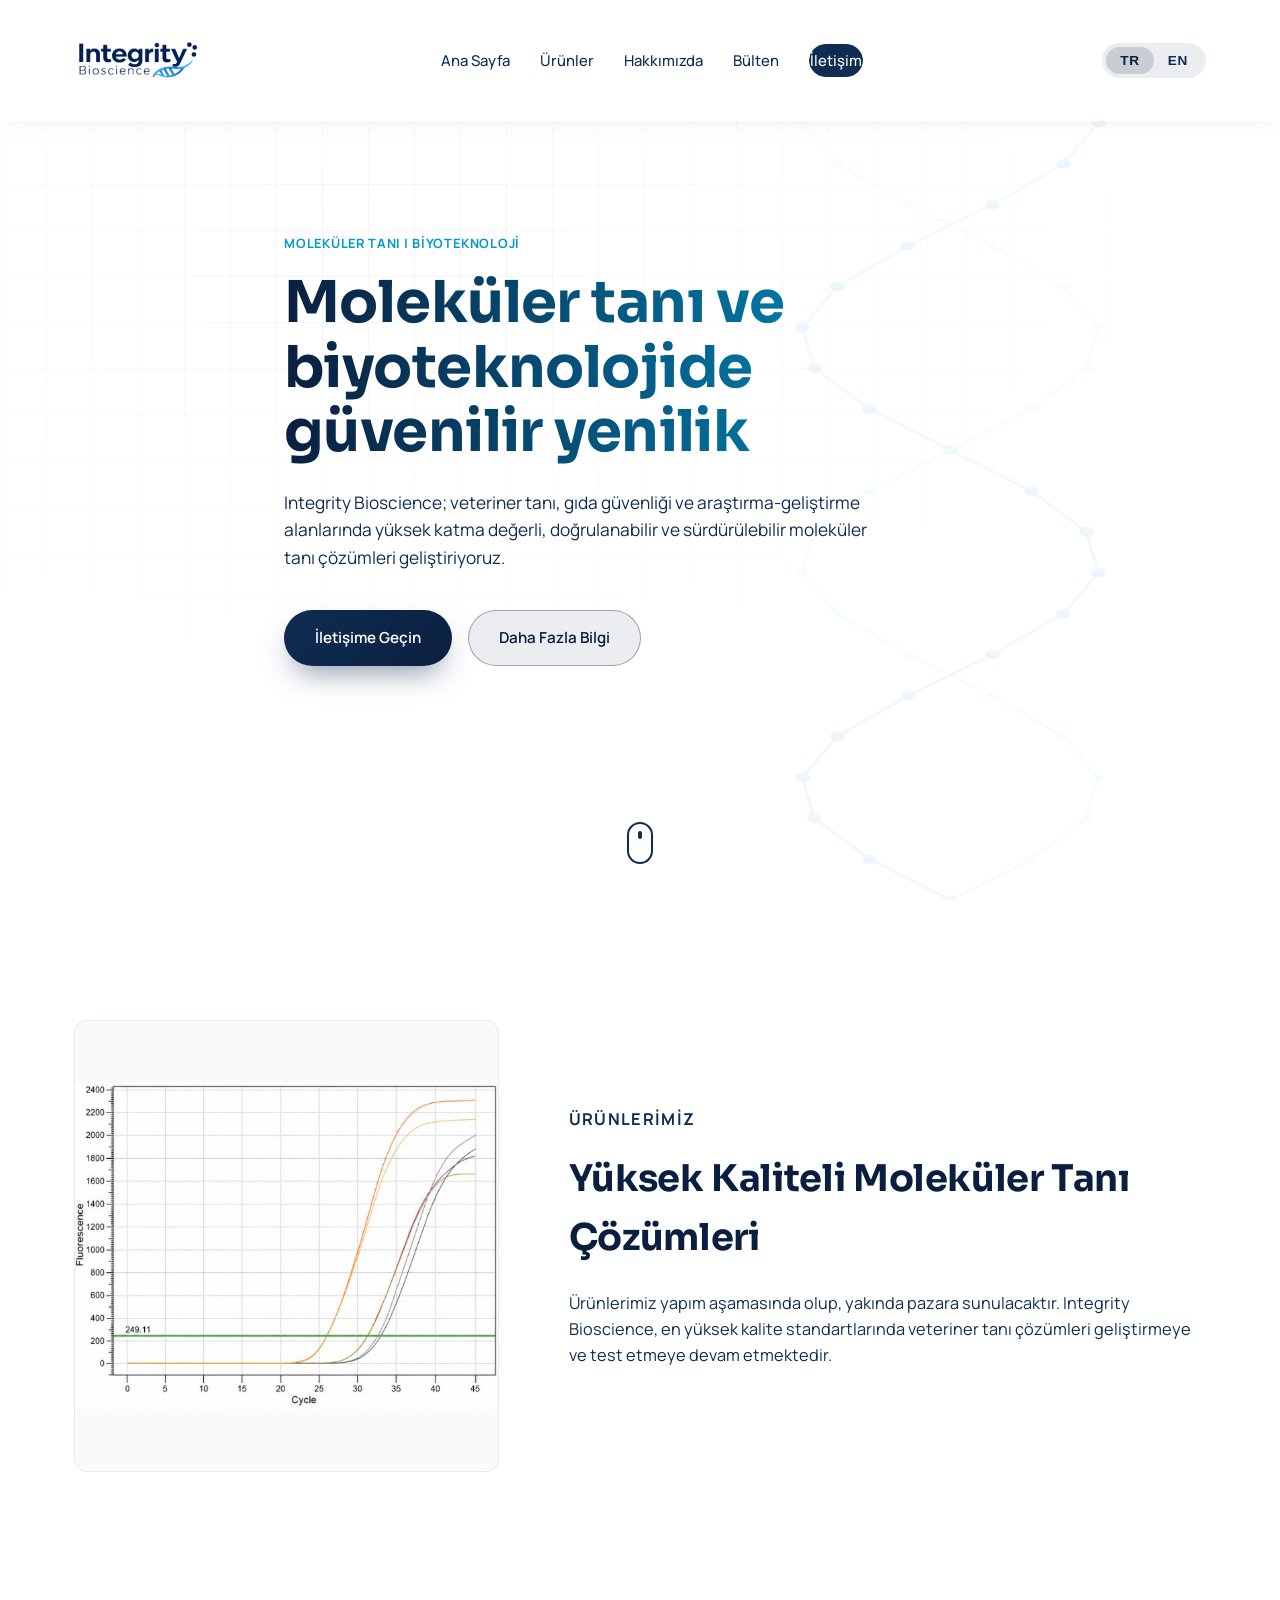
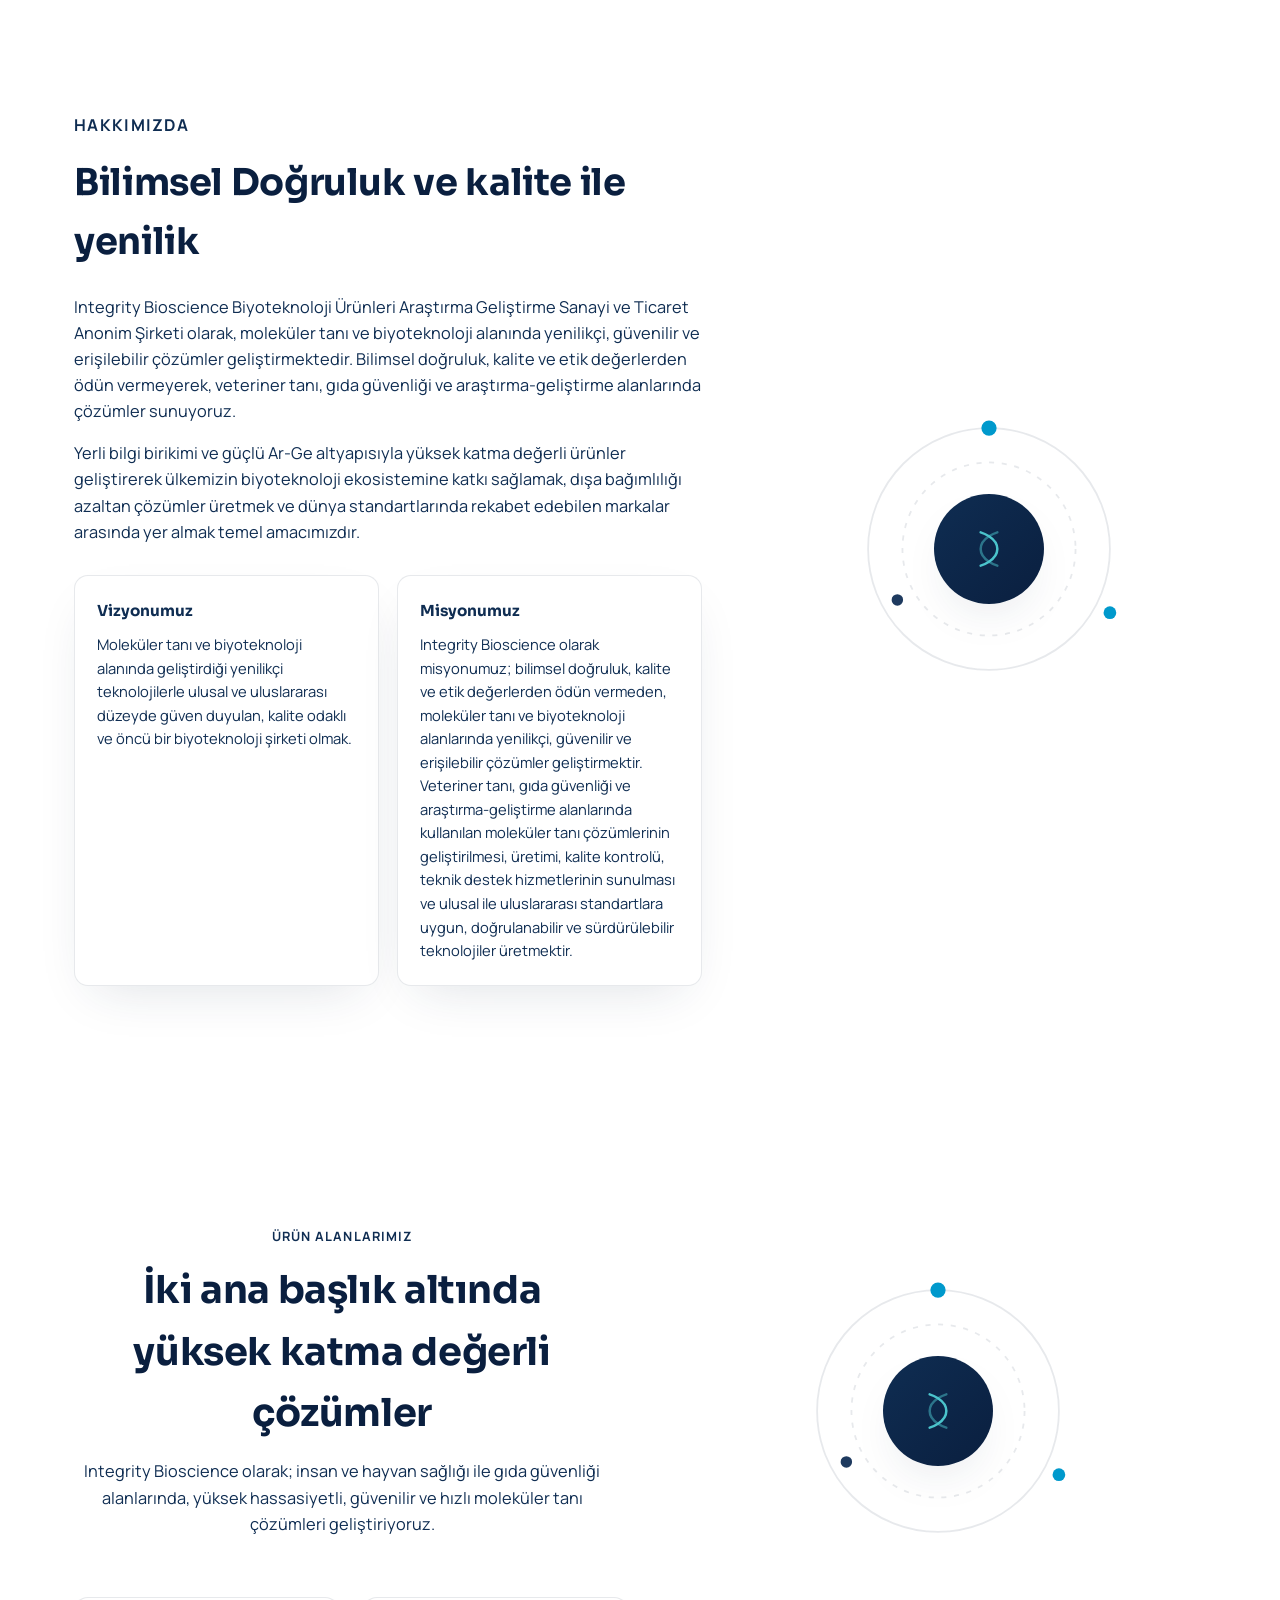
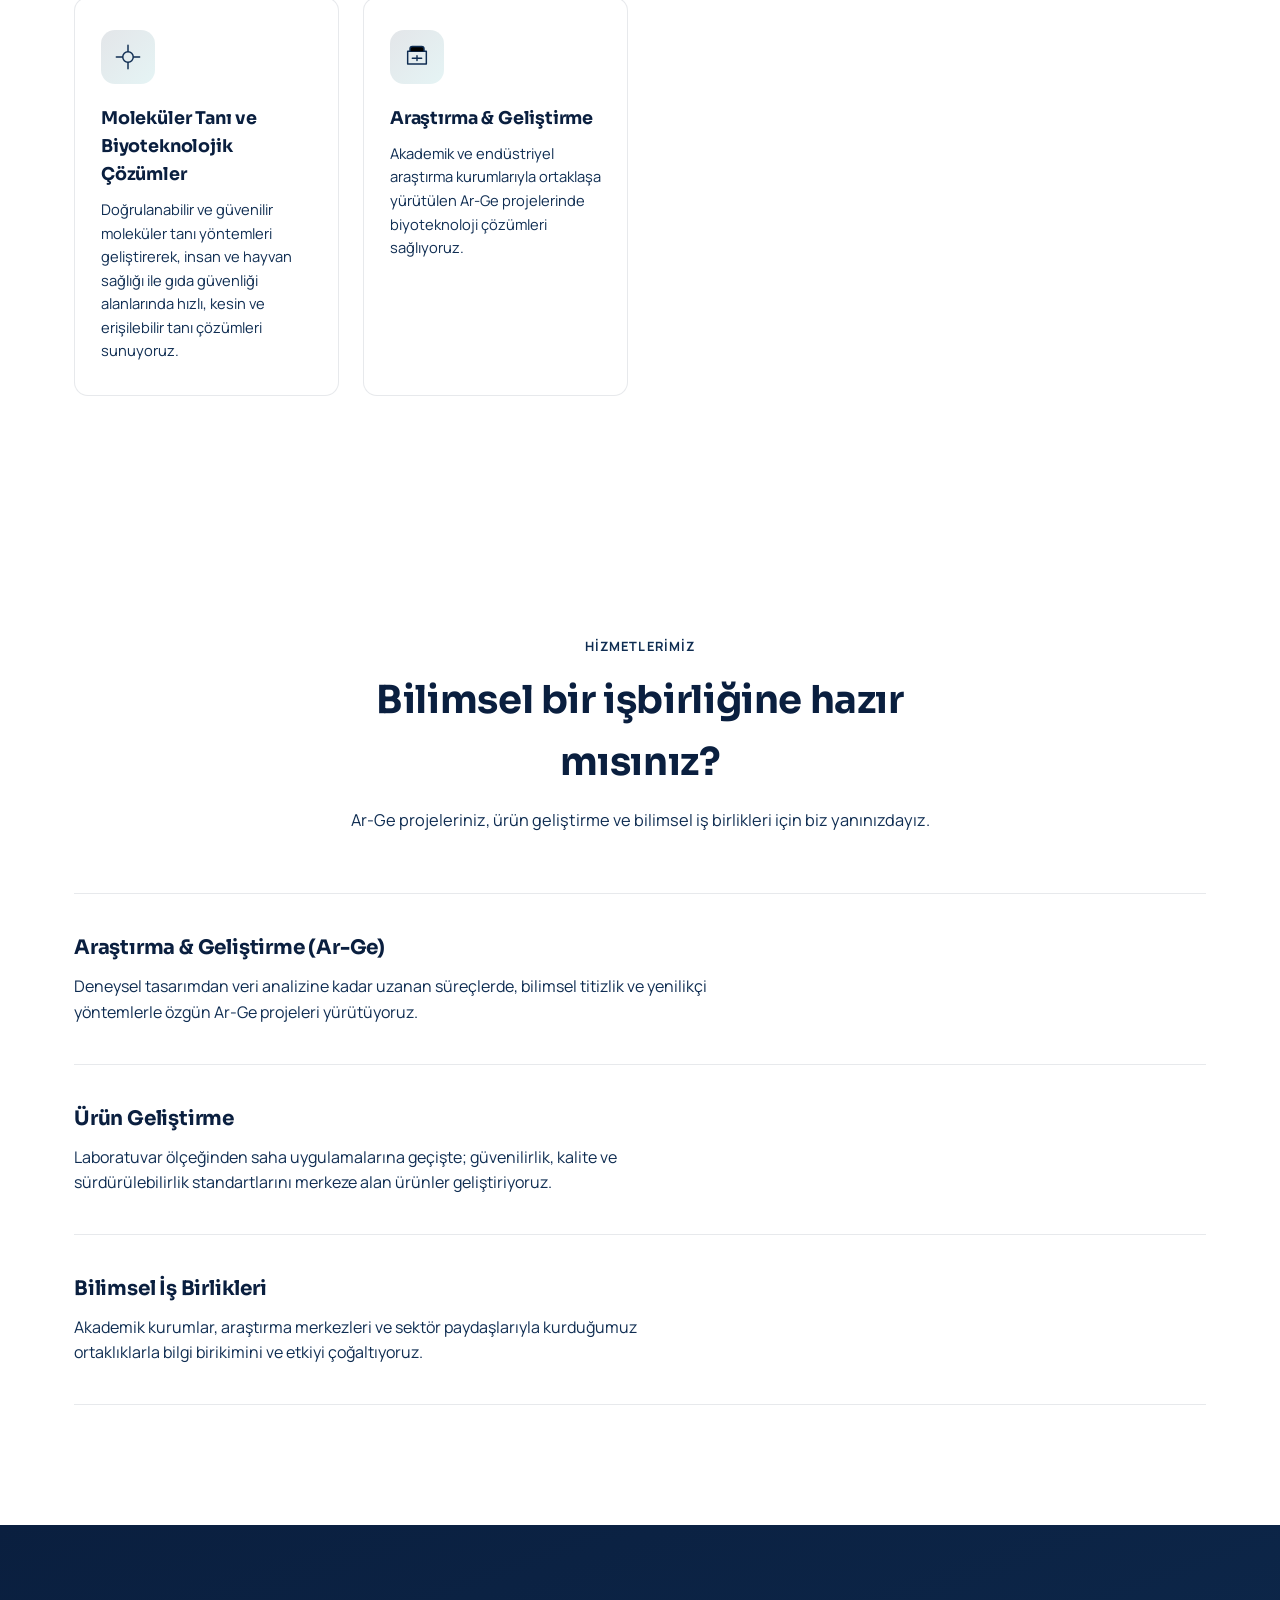
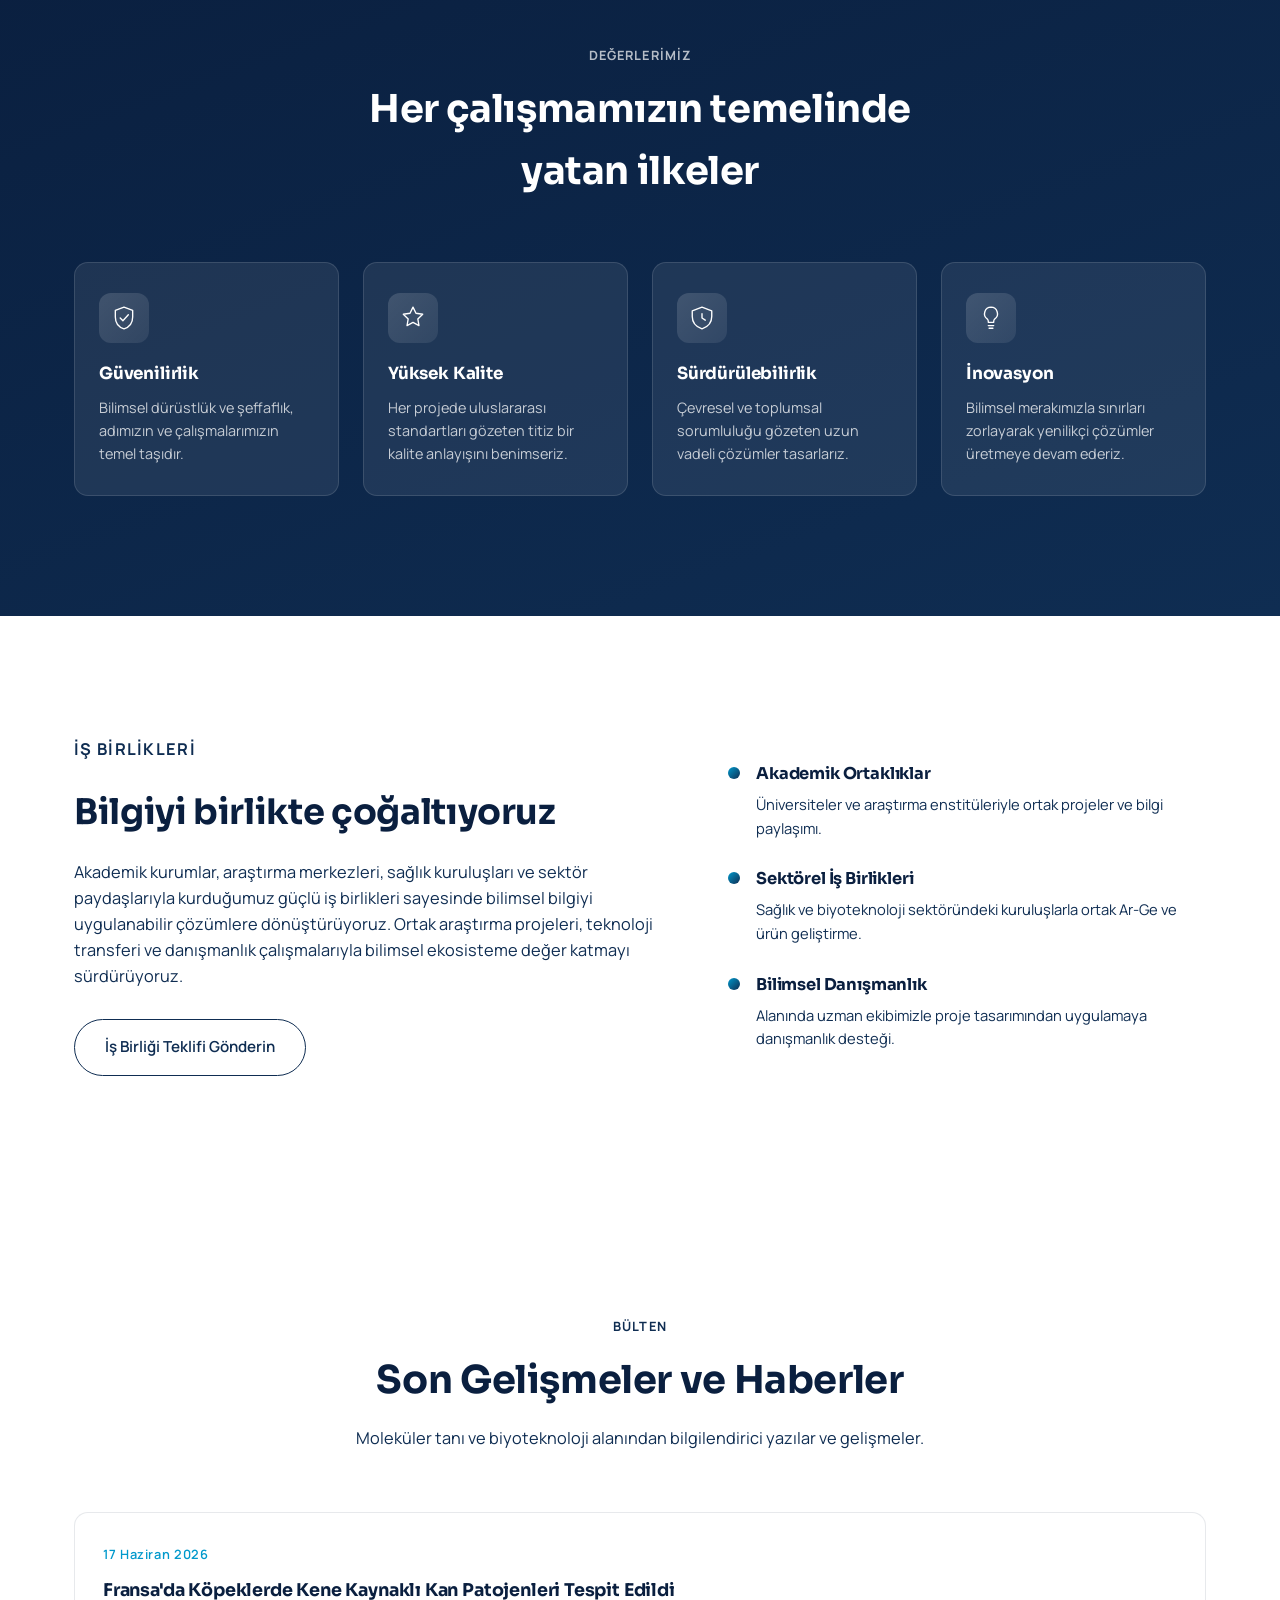
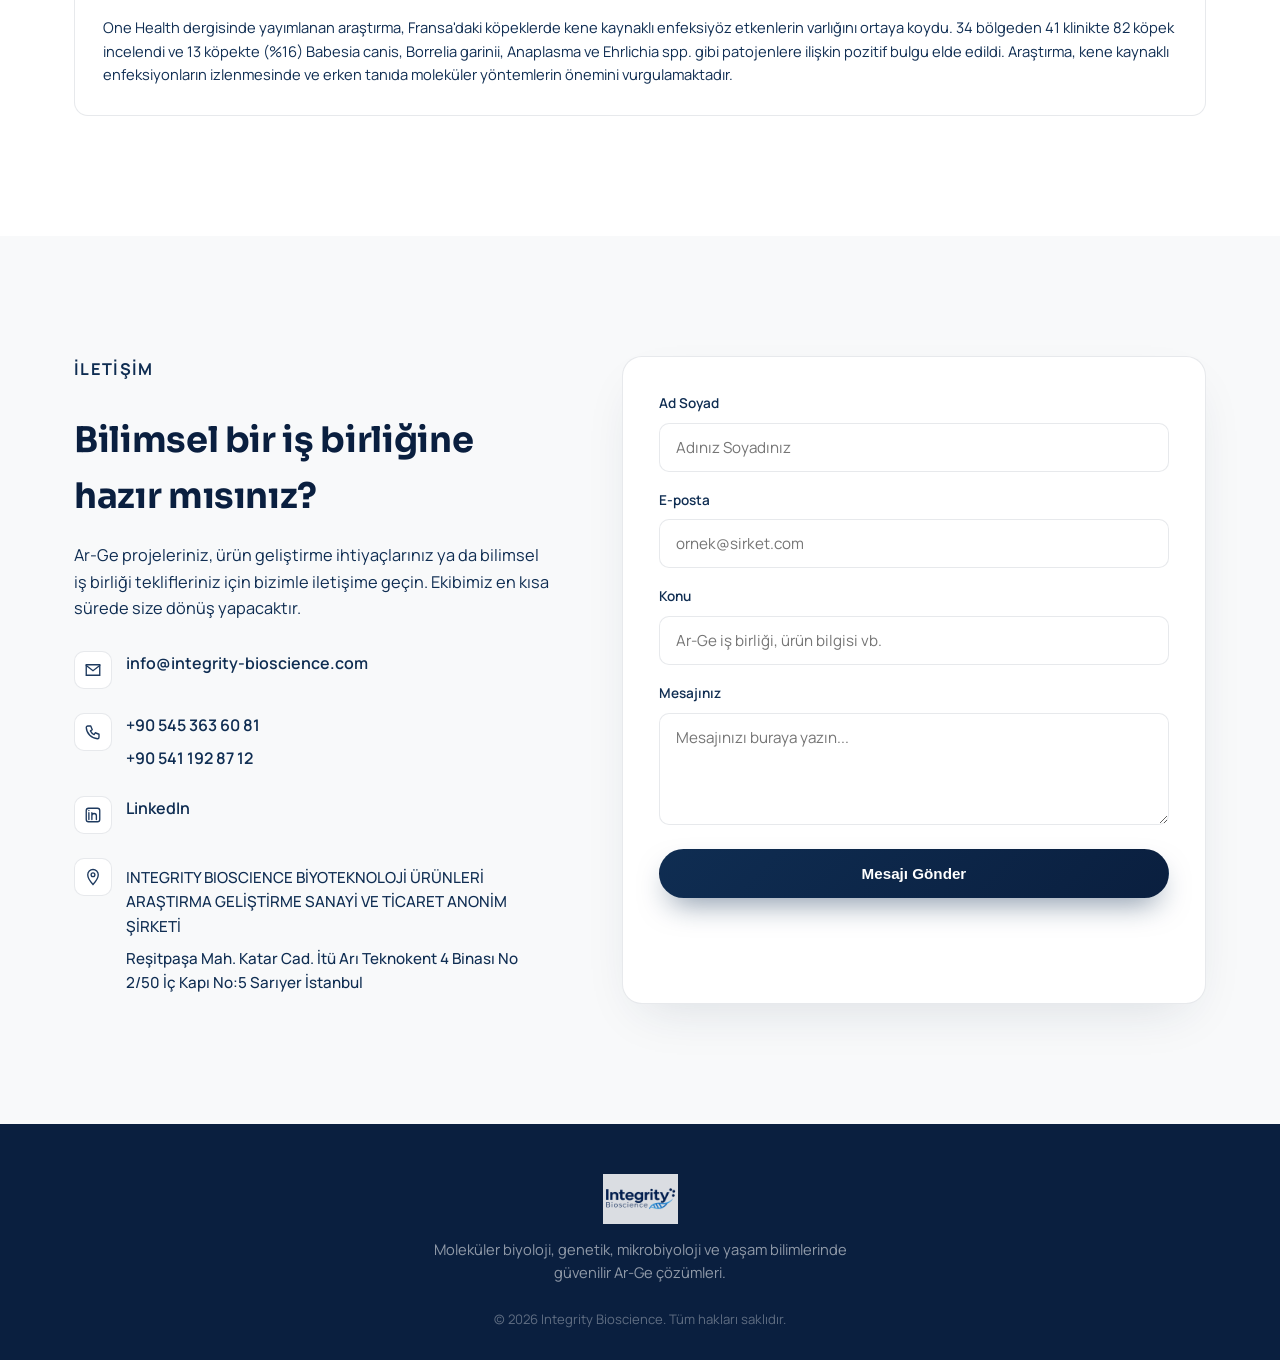
<file: index.html>
<!DOCTYPE html>
<html lang="tr">
<head>
<meta charset="UTF-8">
<meta name="viewport" content="width=device-width, initial-scale=1.0">
<title>Integrity Bioscience | Moleküler Tanı ve Biyoteknoloji Çözümleri</title>
<meta name="description" content="Integrity Bioscience; moleküler tanı, veteriner ürünleri, gıda güvenliği ve araştırma-geliştirme alanlarında yenilikçi, güvenilir ve kalite odaklı teknolojiler geliştiren biyoteknoloji şirketidir.">
<link rel="canonical" href="https://integrity-bioscience.com/">
<meta name="robots" content="index, follow">
<meta property="og:type" content="website">
<meta property="og:site_name" content="Integrity Bioscience">
<meta property="og:title" content="Integrity Bioscience | Moleküler Tanı ve Biyoteknoloji Çözümleri">
<meta property="og:description" content="Moleküler tanı, veteriner ürünleri, gıda güvenliği ve Ar-Ge alanlarında yenilikçi ve güvenilir biyoteknoloji çözümleri.">
<meta property="og:url" content="https://integrity-bioscience.com/">
<meta property="og:image" content="https://integrity-bioscience.com/assets/logo.png">
<script type="application/ld+json">
{"@context":"https://schema.org","@type":"Organization","name":"Integrity Bioscience","legalName":"Integrity Bioscience Biyoteknoloji Ürünleri Araştırma Geliştirme Sanayi ve Ticaret Anonim Şirketi","url":"https://integrity-bioscience.com/","logo":"https://integrity-bioscience.com/assets/logo.png","email":"info@integrity-bioscience.com","sameAs":["https://www.linkedin.com/company/integrity-bioscience/"]}
</script>
<link rel="icon" href="assets/favicon-48.png" sizes="48x48" type="image/png">
<link rel="icon" href="assets/favicon-192.png" sizes="192x192" type="image/png">
<link rel="apple-touch-icon" href="assets/apple-touch-icon.png">
<link rel="preconnect" href="https://fonts.googleapis.com">
<link rel="preconnect" href="https://fonts.gstatic.com" crossorigin>
<link href="https://fonts.googleapis.com/css2?family=Manrope:wght@400;500;600;700;800&family=Sora:wght@500;600;700;800&display=swap" rel="stylesheet">
<link rel="stylesheet" href="css/style.css">
</head>
<body>

<!-- ======= Header ======= -->
<header class="site-header" id="header">
  <div class="container header-inner">
    <a href="#home" class="logo">
      <img src="assets/logo.png" alt="Integrity Bioscience logosu" class="logo-img" width="1536" height="1024">
    </a>

    <nav class="main-nav" id="main-nav">
      <div class="nav-header">
        <button class="nav-close" id="nav-close" aria-label="Menüyü kapat">
          <span></span>
          <span></span>
        </button>
      </div>
      <a href="#home" data-tr="Ana Sayfa" data-en="Home">Ana Sayfa</a>
      <a href="#products" data-tr="Ürünler" data-en="Products">Ürünler</a>
      <a href="#about" data-tr="Hakkımızda" data-en="About">Hakkımızda</a>
      <a href="#news" data-tr="Bülten" data-en="News">Bülten</a>
      <a href="#contact" class="nav-cta" data-tr="İletişim" data-en="Contact">İletişim</a>
    </nav>

    <!-- Language Toggle -->
    <div class="lang-toggle">
      <button class="lang-btn active" data-lang="tr">TR</button>
      <button class="lang-btn" data-lang="en">EN</button>
    </div>

    <button class="nav-toggle" id="nav-toggle" aria-label="Menüyü aç/kapat" aria-expanded="false">
      <span></span><span></span><span></span>
    </button>
  </div>
</header>

<main>
  <!-- ======= Hero ======= -->
  <section class="hero" id="home">
    <div class="hero-bg" aria-hidden="true">
      <svg class="dna-svg" viewBox="0 0 400 800" preserveAspectRatio="none">
        <defs>
          <linearGradient id="strandA" x1="0" y1="0" x2="0" y2="1">
            <stop offset="0" stop-color="#34d7c4"/>
            <stop offset="1" stop-color="#2563eb"/>
          </linearGradient>
        </defs>
        <g id="dna-group">
        </g>
      </svg>
      <div class="hero-grid-overlay"></div>
    </div>

    <div class="container hero-inner">
      <p class="eyebrow reveal" data-tr="Moleküler Tanı | Biyoteknoloji" data-en="Molecular Diagnostics | Biotechnology">Moleküler Tanı | Biyoteknoloji</p>
      <h1 class="reveal"><span data-tr="Moleküler tanı ve biyoteknolojide" data-en="Reliable innovation in molecular">Moleküler tanı ve biyoteknolojide</span><br> <span class="gradient-text" data-tr="güvenilir yenilik" data-en="diagnostics and biotechnology">güvenilir yenilik</span></h1>
      <p class="hero-sub reveal" data-tr="Integrity Bioscience; veteriner tanı, gıda güvenliği ve araştırma-geliştirme alanlarında yüksek katma değerli, doğrulanabilir ve sürdürülebilir moleküler tanı çözümleri geliştiriyoruz." data-en="Integrity Bioscience develops high-value, verifiable, and sustainable molecular diagnostic solutions in veterinary diagnostics, food safety, and research development fields.">Integrity Bioscience; veteriner tanı, gıda güvenliği ve araştırma-geliştirme alanlarında yüksek katma değerli, doğrulanabilir ve sürdürülebilir moleküler tanı çözümleri geliştiriyoruz.</p>
      <div class="hero-actions reveal">
        <a href="#contact" class="btn btn-primary" data-tr="İletişime Geçin" data-en="Get in Touch">İletişime Geçin</a>
        <a href="#about" class="btn btn-ghost" data-tr="Daha Fazla Bilgi" data-en="Learn More">Daha Fazla Bilgi</a>
      </div>
    </div>

    <a href="#about" class="scroll-cue" aria-label="Aşağı kaydır">
      <span></span>
    </a>
  </section>

  <!-- ======= Products ======= -->
  <section class="section products" id="products">
    <div class="container products-inner">
      <div class="products-images">
        <article class="product-card">
          <div class="product-image">
            <img src="assets/product-2.jpg" alt="Moleküler tanı ve biyoteknoloji ürün görseli" width="630" height="486" loading="lazy">
          </div>
        </article>
      </div>

      <div class="products-content">
        <p class="section-eyebrow" data-tr="Ürünlerimiz" data-en="Our Products">Ürünlerimiz</p>
        <h2 data-tr="Yüksek Kaliteli Moleküler Tanı Çözümleri" data-en="High-Quality Molecular Diagnostic Solutions">Yüksek Kaliteli Moleküler Tanı Çözümleri</h2>
        <p data-tr="Ürünlerimiz yapım aşamasında olup, yakında pazara sunulacaktır. Integrity Bioscience, en yüksek kalite standartlarında veteriner tanı çözümleri geliştirmeye ve test etmeye devam etmektedir." data-en="Our products are currently under development and will be launched soon. Integrity Bioscience continues to develop and test veterinary diagnostic solutions to the highest quality standards.">Ürünlerimiz yapım aşamasında olup, yakında pazara sunulacaktır. Integrity Bioscience, en yüksek kalite standartlarında veteriner tanı çözümleri geliştirmeye ve test etmeye devam etmektedir.</p>
      </div>
    </div>
  </section>

  <!-- ======= About ======= -->
  <section class="section about" id="about">
    <div class="container about-grid">
      <div class="about-copy">
        <p class="section-eyebrow" data-tr="Hakkımızda" data-en="About">Hakkımızda</p>
        <h2 data-tr="Bilimsel Doğruluk ve kalite ile yenilik" data-en="Scientific Integrity, Quality and Innovation">Bilimsel Doğruluk ve kalite ile yenilik</h2>
        <p data-tr="Integrity Bioscience Biyoteknoloji Ürünleri Araştırma Geliştirme Sanayi ve Ticaret Anonim Şirketi olarak, moleküler tanı ve biyoteknoloji alanında yenilikçi, güvenilir ve erişilebilir çözümler geliştirmektedir. Bilimsel doğruluk, kalite ve etik değerlerden ödün vermeyerek, veteriner tanı, gıda güvenliği ve araştırma-geliştirme alanlarında çözümler sunuyoruz." data-en="As Integrity Bioscience Biotechnology Products Research Development Industry and Trade Inc., we develop innovative, reliable, and accessible solutions in molecular diagnostics and biotechnology. Without compromising on scientific accuracy, quality, and ethical values, we provide solutions in veterinary diagnostics, food safety, and research development fields.">Integrity Bioscience Biyoteknoloji Ürünleri Araştırma Geliştirme Sanayi ve Ticaret Anonim Şirketi olarak, moleküler tanı ve biyoteknoloji alanında yenilikçi, güvenilir ve erişilebilir çözümler geliştirmektedir. Bilimsel doğruluk, kalite ve etik değerlerden ödün vermeyerek, veteriner tanı, gıda güvenliği ve araştırma-geliştirme alanlarında çözümler sunuyoruz.</p>
        <p data-tr="Yerli bilgi birikimi ve güçlü Ar-Ge altyapısıyla yüksek katma değerli ürünler geliştirerek ülkemizin biyoteknoloji ekosistemine katkı sağlamak, dışa bağımlılığı azaltan çözümler üretmek ve dünya standartlarında rekabet edebilen markalar arasında yer almak temel amacımızdır." data-en="Our primary objective is to contribute to our country's biotechnology ecosystem by developing high-value products with indigenous knowledge and strong R&D infrastructure, producing solutions that reduce foreign dependency, and establishing ourselves among globally competitive brands.">Yerli bilgi birikimi ve güçlü Ar-Ge altyapısıyla yüksek katma değerli ürünler geliştirerek ülkemizin biyoteknoloji ekosistemine katkı sağlamak, dışa bağımlılığı azaltan çözümler üretmek ve dünya standartlarında rekabet edebilen markalar arasında yer almak temel amacımızdır.</p>

        <div class="mission-vision">
          <div class="mv-card">
            <span class="mv-label" data-tr="Vizyonumuz" data-en="Our Vision">Vizyonumuz</span>
            <p data-tr="Moleküler tanı ve biyoteknoloji alanında geliştirdiği yenilikçi teknolojilerle ulusal ve uluslararası düzeyde güven duyulan, kalite odaklı ve öncü bir biyoteknoloji şirketi olmak." data-en="To be a leading biotechnology company trusted at national and international levels, recognized for quality and innovation in molecular diagnostics and biotechnology.">Moleküler tanı ve biyoteknoloji alanında geliştirdiği yenilikçi teknolojilerle ulusal ve uluslararası düzeyde güven duyulan, kalite odaklı ve öncü bir biyoteknoloji şirketi olmak.</p>
          </div>
          <div class="mv-card">
            <span class="mv-label" data-tr="Misyonumuz" data-en="Our Mission">Misyonumuz</span>
            <p data-tr="Integrity Bioscience olarak misyonumuz; bilimsel doğruluk, kalite ve etik değerlerden ödün vermeden, moleküler tanı ve biyoteknoloji alanlarında yenilikçi, güvenilir ve erişilebilir çözümler geliştirmektir. Veteriner tanı, gıda güvenliği ve araştırma-geliştirme alanlarında kullanılan moleküler tanı çözümlerinin geliştirilmesi, üretimi, kalite kontrolü, teknik destek hizmetlerinin sunulması ve ulusal ile uluslararası standartlara uygun, doğrulanabilir ve sürdürülebilir teknolojiler üretmektir." data-en="Our mission is to develop innovative, reliable, and accessible solutions in molecular diagnostics and biotechnology without compromising scientific accuracy, quality, and ethical values. We develop, produce, and provide quality control and technical support for molecular diagnostic solutions used in veterinary diagnostics, food safety, and research development, creating verifiable and sustainable technologies that meet national and international standards.">Integrity Bioscience olarak misyonumuz; bilimsel doğruluk, kalite ve etik değerlerden ödün vermeden, moleküler tanı ve biyoteknoloji alanlarında yenilikçi, güvenilir ve erişilebilir çözümler geliştirmektir. Veteriner tanı, gıda güvenliği ve araştırma-geliştirme alanlarında kullanılan moleküler tanı çözümlerinin geliştirilmesi, üretimi, kalite kontrolü, teknik destek hizmetlerinin sunulması ve ulusal ile uluslararası standartlara uygun, doğrulanabilir ve sürdürülebilir teknolojiler üretmektir.</p>
          </div>
        </div>
      </div>

      <div class="about-visual" aria-hidden="true">
        <div class="orbit-card">
          <svg viewBox="0 0 220 220" class="orbit-svg">
            <circle cx="110" cy="110" r="95" class="orbit-ring ring-1"/>
            <circle cx="110" cy="110" r="68" class="orbit-ring ring-2"/>
            <circle cx="110" cy="110" r="40" class="orbit-ring ring-3"/>
            <g class="orbit-node node-1"><circle r="6"/></g>
            <g class="orbit-node node-2"><circle r="5"/></g>
            <g class="orbit-node node-3"><circle r="4.5"/></g>
          </svg>
          <div class="orbit-center">
            <svg viewBox="0 0 48 48" width="40" height="40">
              <path d="M14 4C14 4 34 10 34 24C34 38 14 44 14 44" stroke="currentColor" stroke-width="3" fill="none" stroke-linecap="round"/>
              <path d="M34 4C34 4 14 10 14 24C14 38 34 44 34 44" stroke="currentColor" stroke-width="3" fill="none" stroke-linecap="round" opacity="0.5"/>
            </svg>
          </div>
        </div>
      </div>
    </div>
  </section>

  <!-- ======= Focus Areas ======= -->
  <section class="section focus" id="focus">
    <div class="container">
      <div class="focus-head">
        <div class="section-head">
          <p class="section-eyebrow" data-tr="Ürün Alanlarımız" data-en="Product Areas">Ürün Alanlarımız</p>
          <h2 data-tr="İki ana başlık altında yüksek katma değerli çözümler" data-en="High-Value Solutions Under Two Main Areas">İki ana başlık altında yüksek katma değerli çözümler</h2>
          <p class="section-sub" data-tr="Integrity Bioscience olarak; insan ve hayvan sağlığı ile gıda güvenliği alanlarında, yüksek hassasiyetli, güvenilir ve hızlı moleküler tanı çözümleri geliştiriyoruz." data-en="As Integrity Bioscience, we develop highly sensitive, reliable, and rapid molecular diagnostic solutions in human and animal health and food safety.">Integrity Bioscience olarak; insan ve hayvan sağlığı ile gıda güvenliği alanlarında, yüksek hassasiyetli, güvenilir ve hızlı moleküler tanı çözümleri geliştiriyoruz.</p>
        </div>
        <div class="about-visual focus-dna" aria-hidden="true">
          <div class="orbit-card">
            <svg viewBox="0 0 220 220" class="orbit-svg">
              <circle cx="110" cy="110" r="95" class="orbit-ring ring-1"/>
              <circle cx="110" cy="110" r="68" class="orbit-ring ring-2"/>
              <circle cx="110" cy="110" r="40" class="orbit-ring ring-3"/>
              <g class="orbit-node node-1"><circle r="6"/></g>
              <g class="orbit-node node-2"><circle r="5"/></g>
              <g class="orbit-node node-3"><circle r="4.5"/></g>
            </svg>
            <div class="orbit-center">
              <svg viewBox="0 0 48 48" width="40" height="40">
                <path d="M14 4C14 4 34 10 34 24C34 38 14 44 14 44" stroke="currentColor" stroke-width="3" fill="none" stroke-linecap="round"/>
                <path d="M34 4C34 4 14 10 14 24C14 38 34 44 34 44" stroke="currentColor" stroke-width="3" fill="none" stroke-linecap="round" opacity="0.5"/>
              </svg>
            </div>
          </div>
        </div>
      </div>

      <div class="card-grid focus-grid">
        <article class="focus-card">
          <div class="icon-wrap">
            <svg viewBox="0 0 48 48" width="28" height="28"><path d="M24 4v10M24 34v10M4 24h10M34 24h10" stroke="currentColor" stroke-width="2.5" stroke-linecap="round"/><circle cx="24" cy="24" r="9" stroke="currentColor" stroke-width="2.5" fill="none"/></svg>
          </div>
          <h3 data-tr="Moleküler Tanı ve Biyoteknolojik Çözümler" data-en="Molecular Diagnostics and Biotechnological Solutions">Moleküler Tanı ve Biyoteknolojik Çözümler</h3>
          <p data-tr="Doğrulanabilir ve güvenilir moleküler tanı yöntemleri geliştirerek, insan ve hayvan sağlığı ile gıda güvenliği alanlarında hızlı, kesin ve erişilebilir tanı çözümleri sunuyoruz." data-en="We develop verifiable and reliable molecular diagnostic methods, providing rapid, accurate, and accessible diagnostic solutions in human and animal health and food safety.">Doğrulanabilir ve güvenilir moleküler tanı yöntemleri geliştirerek, insan ve hayvan sağlığı ile gıda güvenliği alanlarında hızlı, kesin ve erişilebilir tanı çözümleri sunuyoruz.</p>
        </article>

        <article class="focus-card">
          <div class="icon-wrap">
            <svg viewBox="0 0 48 48" width="28" height="28"><path d="M8 14h32v22H8z" stroke="currentColor" stroke-width="2.5" fill="none" stroke-linecap="round" stroke-linejoin="round"/><path d="M12 14v-4a4 4 0 0 1 4-4h16a4 4 0 0 1 4 4v4M24 22v8M16 26h16" stroke="currentColor" stroke-width="2.5" stroke-linecap="round" stroke-linejoin="round"/></svg>
          </div>
          <h3 data-tr="Araştırma & Geliştirme" data-en="Research & Development">Araştırma & Geliştirme</h3>
          <p data-tr="Akademik ve endüstriyel araştırma kurumlarıyla ortaklaşa yürütülen Ar-Ge projelerinde biyoteknoloji çözümleri sağlıyoruz." data-en="We provide biotechnology solutions in R&D projects conducted jointly with academic and industrial research institutions.">Akademik ve endüstriyel araştırma kurumlarıyla ortaklaşa yürütülen Ar-Ge projelerinde biyoteknoloji çözümleri sağlıyoruz.</p>
        </article>
      </div>
    </div>
  </section>

  <!-- ======= Services ======= -->
  <section class="section services" id="services">
    <div class="container">
      <div class="section-head">
        <p class="section-eyebrow" data-tr="Hizmetlerimiz" data-en="Our Services">Hizmetlerimiz</p>
        <h2 data-tr="Bilimsel bir işbirliğine hazır mısınız?" data-en="Ready for Scientific Collaboration?">Bilimsel bir işbirliğine hazır mısınız?</h2>
        <p class="section-sub" data-tr="Ar-Ge projeleriniz, ürün geliştirme ve bilimsel iş birlikleri için biz yanınızdayız." data-en="We are here for your R&D projects, product development, and scientific collaborations.">Ar-Ge projeleriniz, ürün geliştirme ve bilimsel iş birlikleri için biz yanınızdayız.</p>
      </div>

      <div class="services-grid">
        <article class="service-row">
          <div class="service-body">
            <h3 data-tr="Araştırma &amp; Geliştirme (Ar-Ge)" data-en="Research &amp; Development (R&amp;D)">Araştırma &amp; Geliştirme (Ar-Ge)</h3>
            <p data-tr="Deneysel tasarımdan veri analizine kadar uzanan süreçlerde, bilimsel titizlik ve yenilikçi yöntemlerle özgün Ar-Ge projeleri yürütüyoruz." data-en="We conduct original R&D projects with scientific rigor and innovative methods, from experimental design to data analysis.">Deneysel tasarımdan veri analizine kadar uzanan süreçlerde, bilimsel titizlik ve yenilikçi yöntemlerle özgün Ar-Ge projeleri yürütüyoruz.</p>
          </div>
        </article>
        <article class="service-row">
          <div class="service-body">
            <h3 data-tr="Ürün Geliştirme" data-en="Product Development">Ürün Geliştirme</h3>
            <p data-tr="Laboratuvar ölçeğinden saha uygulamalarına geçişte; güvenilirlik, kalite ve sürdürülebilirlik standartlarını merkeze alan ürünler geliştiriyoruz." data-en="We develop products that prioritize reliability, quality, and sustainability standards when transitioning from laboratory scale to field applications.">Laboratuvar ölçeğinden saha uygulamalarına geçişte; güvenilirlik, kalite ve sürdürülebilirlik standartlarını merkeze alan ürünler geliştiriyoruz.</p>
          </div>
        </article>
        <article class="service-row">
          <div class="service-body">
            <h3 data-tr="Bilimsel İş Birlikleri" data-en="Scientific Partnerships">Bilimsel İş Birlikleri</h3>
            <p data-tr="Akademik kurumlar, araştırma merkezleri ve sektör paydaşlarıyla kurduğumuz ortaklıklarla bilgi birikimini ve etkiyi çoğaltıyoruz." data-en="Through partnerships with academic institutions, research centers, and industry stakeholders, we amplify knowledge and impact.">Akademik kurumlar, araştırma merkezleri ve sektör paydaşlarıyla kurduğumuz ortaklıklarla bilgi birikimini ve etkiyi çoğaltıyoruz.</p>
          </div>
        </article>
      </div>
    </div>
  </section>

  <!-- ======= Values ======= -->
  <section class="section values" id="values">
    <div class="container">
      <div class="section-head light">
        <p class="section-eyebrow" data-tr="Değerlerimiz" data-en="Our Values">Değerlerimiz</p>
        <h2 data-tr="Her çalışmamızın temelinde yatan ilkeler" data-en="Principles Underlying All Our Work">Her çalışmamızın temelinde yatan ilkeler</h2>
      </div>

      <div class="values-grid">
        <div class="value-item">
          <div class="value-icon">
            <svg viewBox="0 0 48 48" width="26" height="26"><path d="M24 4l16 6v12c0 11-7 19-16 22-9-3-16-11-16-22V10z" stroke="currentColor" stroke-width="2.5" fill="none" stroke-linejoin="round"/><path d="M17 24l5 5 10-11" stroke="currentColor" stroke-width="2.5" fill="none" stroke-linecap="round" stroke-linejoin="round"/></svg>
          </div>
          <h3 data-tr="Güvenilirlik" data-en="Reliability">Güvenilirlik</h3>
          <p data-tr="Bilimsel dürüstlük ve şeffaflık, adımızın ve çalışmalarımızın temel taşıdır." data-en="Scientific integrity and transparency are the cornerstones of our name and work.">Bilimsel dürüstlük ve şeffaflık, adımızın ve çalışmalarımızın temel taşıdır.</p>
        </div>
        <div class="value-item">
          <div class="value-icon">
            <svg viewBox="0 0 48 48" width="26" height="26"><path d="M24 4l5.5 11.2 12.4 1.8-9 8.7 2.1 12.3L24 32l-11 6 2.1-12.3-9-8.7 12.4-1.8z" stroke="currentColor" stroke-width="2.5" fill="none" stroke-linejoin="round"/></svg>
          </div>
          <h3 data-tr="Yüksek Kalite" data-en="High Quality">Yüksek Kalite</h3>
          <p data-tr="Her projede uluslararası standartları gözeten titiz bir kalite anlayışını benimseriz." data-en="We embrace rigorous quality standards that respect international norms in every project.">Her projede uluslararası standartları gözeten titiz bir kalite anlayışını benimseriz.</p>
        </div>
        <div class="value-item">
          <div class="value-icon">
            <svg viewBox="0 0 48 48" width="26" height="26"><path d="M24 44c11-4 18-12 18-23V11l-18-7-18 7v10c0 11 7 19 18 23Z" stroke="currentColor" stroke-width="2.5" fill="none" stroke-linejoin="round"/><path d="M24 16v8l6 4" stroke="currentColor" stroke-width="2.5" fill="none" stroke-linecap="round" stroke-linejoin="round"/></svg>
          </div>
          <h3 data-tr="Sürdürülebilirlik" data-en="Sustainability">Sürdürülebilirlik</h3>
          <p data-tr="Çevresel ve toplumsal sorumluluğu gözeten uzun vadeli çözümler tasarlarız." data-en="We design long-term solutions that consider environmental and social responsibility.">Çevresel ve toplumsal sorumluluğu gözeten uzun vadeli çözümler tasarlarız.</p>
        </div>
        <div class="value-item">
          <div class="value-icon">
            <svg viewBox="0 0 48 48" width="26" height="26"><path d="M24 4a12 12 0 0 1 7 21.7c-1.3 1-2 2.6-2 4.3v2H19v-2c0-1.7-.7-3.3-2-4.3A12 12 0 0 1 24 4Z" stroke="currentColor" stroke-width="2.5" fill="none" stroke-linejoin="round"/><line x1="19" y1="38" x2="29" y2="38" stroke="currentColor" stroke-width="2.5" stroke-linecap="round"/><line x1="20.5" y1="43" x2="27.5" y2="43" stroke="currentColor" stroke-width="2.5" stroke-linecap="round"/></svg>
          </div>
          <h3 data-tr="İnovasyon" data-en="Innovation">İnovasyon</h3>
          <p data-tr="Bilimsel merakımızla sınırları zorlayarak yenilikçi çözümler üretmeye devam ederiz." data-en="We continue to produce innovative solutions by pushing boundaries with scientific curiosity.">Bilimsel merakımızla sınırları zorlayarak yenilikçi çözümler üretmeye devam ederiz.</p>
        </div>
      </div>
    </div>
  </section>

  <!-- ======= Partners / Collaboration ======= -->
  <section class="section partners" id="partners">
    <div class="container partners-inner">
      <div class="partners-copy">
        <p class="section-eyebrow" data-tr="İş Birlikleri" data-en="Partnerships">İş Birlikleri</p>
        <h2 data-tr="Bilgiyi birlikte çoğaltıyoruz" data-en="Multiplying Knowledge Together">Bilgiyi birlikte çoğaltıyoruz</h2>
        <p data-tr="Akademik kurumlar, araştırma merkezleri, sağlık kuruluşları ve sektör paydaşlarıyla kurduğumuz güçlü iş birlikleri sayesinde bilimsel bilgiyi uygulanabilir çözümlere dönüştürüyoruz. Ortak araştırma projeleri, teknoloji transferi ve danışmanlık çalışmalarıyla bilimsel ekosisteme değer katmayı sürdürüyoruz." data-en="Through strong partnerships with academic institutions, research centers, healthcare organizations, and industry stakeholders, we transform scientific knowledge into practical solutions. We continue to add value to the scientific ecosystem through joint research projects, technology transfer, and consulting services.">Akademik kurumlar, araştırma merkezleri, sağlık kuruluşları ve sektör paydaşlarıyla kurduğumuz güçlü iş birlikleri sayesinde bilimsel bilgiyi uygulanabilir çözümlere dönüştürüyoruz. Ortak araştırma projeleri, teknoloji transferi ve danışmanlık çalışmalarıyla bilimsel ekosisteme değer katmayı sürdürüyoruz.</p>
        <a href="#contact" class="btn btn-outline" data-tr="İş Birliği Teklifi Gönderin" data-en="Submit Partnership Proposal">İş Birliği Teklifi Gönderin</a>
      </div>
      <div class="partners-points">
        <div class="point">
          <span class="point-dot"></span>
          <div>
            <h4 data-tr="Akademik Ortaklıklar" data-en="Academic Partnerships">Akademik Ortaklıklar</h4>
            <p data-tr="Üniversiteler ve araştırma enstitüleriyle ortak projeler ve bilgi paylaşımı." data-en="Joint projects and knowledge sharing with universities and research institutes.">Üniversiteler ve araştırma enstitüleriyle ortak projeler ve bilgi paylaşımı.</p>
          </div>
        </div>
        <div class="point">
          <span class="point-dot"></span>
          <div>
            <h4 data-tr="Sektörel İş Birlikleri" data-en="Industrial Partnerships">Sektörel İş Birlikleri</h4>
            <p data-tr="Sağlık ve biyoteknoloji sektöründeki kuruluşlarla ortak Ar-Ge ve ürün geliştirme." data-en="Joint R&D and product development with organizations in the healthcare and biotechnology sectors.">Sağlık ve biyoteknoloji sektöründeki kuruluşlarla ortak Ar-Ge ve ürün geliştirme.</p>
          </div>
        </div>
        <div class="point">
          <span class="point-dot"></span>
          <div>
            <h4 data-tr="Bilimsel Danışmanlık" data-en="Scientific Consulting">Bilimsel Danışmanlık</h4>
            <p data-tr="Alanında uzman ekibimizle proje tasarımından uygulamaya danışmanlık desteği." data-en="Consulting support from our expert team, from project design to implementation.">Alanında uzman ekibimizle proje tasarımından uygulamaya danışmanlık desteği.</p>
          </div>
        </div>
      </div>
    </div>
  </section>

  <!-- ======= News / Blog ======= -->
  <section class="section news" id="news">
    <div class="container">
      <div class="section-head">
        <p class="section-eyebrow" data-tr="Bülten" data-en="News">Bülten</p>
        <h2 data-tr="Son Gelişmeler ve Haberler" data-en="Latest Updates and News">Son Gelişmeler ve Haberler</h2>
        <p class="section-sub" data-tr="Moleküler tanı ve biyoteknoloji alanından bilgilendirici yazılar ve gelişmeler." data-en="Informative articles and updates from molecular diagnostics and biotechnology.">Moleküler tanı ve biyoteknoloji alanından bilgilendirici yazılar ve gelişmeler.</p>
      </div>

      <div class="news-grid">
        <article class="news-card" data-article-id="tick-borne">
          <div class="news-date" data-tr="17 Haziran 2026" data-en="June 17, 2026">17 Haziran 2026</div>
          <h3 data-tr="Fransa'da Köpeklerde Kene Kaynaklı Kan Patojenleri Tespit Edildi" data-en="Tick-borne Blood Pathogens Detected in Dogs in France">Fransa'da Köpeklerde Kene Kaynaklı Kan Patojenleri Tespit Edildi</h3>
          <p data-tr="One Health dergisinde yayımlanan araştırma, Fransa'daki köpeklerde kene kaynaklı enfeksiyöz etkenlerin varlığını ortaya koydu. 34 bölgeden 41 klinikte 82 köpek incelendi ve 13 köpekte (%16) Babesia canis, Borrelia garinii, Anaplasma ve Ehrlichia spp. gibi patojenlere ilişkin pozitif bulgu elde edildi. Araştırma, kene kaynaklı enfeksiyonların izlenmesinde ve erken tanıda moleküler yöntemlerin önemini vurgulamaktadır." data-en="A study published in the One Health journal revealed the presence of tick-borne infectious agents in dogs in France. Dogs from 41 clinics across 34 regions were examined, with positive findings for pathogens such as Babesia canis, Borrelia garinii, Anaplasma, and Ehrlichia spp. in 13 dogs (16%). The research emphasizes the importance of molecular methods in monitoring tick-borne infections and early diagnosis.">Fransa'da Köpeklerde Kene Kaynaklı Kan Patojenleri Tespit Edildi</p>
        </article>
        <!-- Gizlendi: blog kartlari (blog/*.html sayfalari duruyor)
        <a class="news-card news-link" href="blog/pcr-nedir.html">
          <div class="news-date">19 Ekim 2026</div>
          <h3>PCR Nedir? Moleküler Tanıda Temel Yöntem</h3>
          <p>PCR (polimeraz zincir reaksiyonu) nedir, nasıl çalışır ve veteriner tanı, gıda güvenliği ve araştırmada neden bu kadar yaygın kullanılır? Temel bilgiler.</p>
        </a>
        <a class="news-card news-link" href="blog/kene-kaynakli-patojenler.html">
          <div class="news-date">19 Ekim 2026</div>
          <h3>Kene Kaynaklı Hastalıklar ve Moleküler Tanının Rolü</h3>
          <p>Kene kaynaklı patojenler hayvan ve insan sağlığını nasıl etkiler? Babesia, Borrelia ve Anaplasma gibi etkenlerin tespitinde moleküler tanının önemi.</p>
        </a>
        <a class="news-card news-link" href="blog/gida-guvenliginde-molekuler-tani.html">
          <div class="news-date">19 Ekim 2026</div>
          <h3>Gıda Güvenliğinde Moleküler Tanı Yöntemleri</h3>
          <p>Gıdalarda patojen tespiti ve doğrulama için moleküler yöntemler: PCR tabanlı testlerin klasik kültür yöntemlerine göre avantajları.</p>
        </a>

        -->
      </div>

      <!-- Gizlendi: bulten formu
      <form class="newsletter-form" id="newsletter-form" action="https://formspree.io/f/xzedwwrj" method="POST">
        <input type="hidden" name="_subject" value="Bülten kaydı">
        <input type="hidden" name="form_type" value="bulten-kaydi">
        <label for="newsletter-email" data-tr="Yeni yazılardan haberdar olmak için e-posta adresinizi bırakın" data-en="Leave your email to be notified about new articles">Yeni yazılardan haberdar olmak için e-posta adresinizi bırakın</label>
        <div class="newsletter-row">
          <input type="email" id="newsletter-email" name="email" required placeholder="ornek@sirket.com">
          <button type="submit" class="btn btn-primary" data-tr="Abone Ol" data-en="Subscribe">Abone Ol</button>
        </div>
        <p class="newsletter-note" id="newsletter-note" role="status"></p>
      </form>
      -->
    </div>
  </section>

  <!-- ======= Contact ======= -->
  <section class="section contact" id="contact">
    <div class="container contact-inner">
      <div class="contact-info">
        <p class="section-eyebrow" data-tr="İletişim" data-en="Contact">İletişim</p>
        <h2 data-tr="Bilimsel bir iş birliğine hazır mısınız?" data-en="Ready for Scientific Collaboration?">Bilimsel bir iş birliğine hazır mısınız?</h2>
        <p data-tr="Ar-Ge projeleriniz, ürün geliştirme ihtiyaçlarınız ya da bilimsel iş birliği teklifleriniz için bizimle iletişime geçin. Ekibimiz en kısa sürede size dönüş yapacaktır." data-en="Contact us for your R&D projects, product development needs, or scientific partnership proposals. Our team will get back to you as soon as possible.">Ar-Ge projeleriniz, ürün geliştirme ihtiyaçlarınız ya da bilimsel iş birliği teklifleriniz için bizimle iletişime geçin. Ekibimiz en kısa sürede size dönüş yapacaktır.</p>

        <ul class="contact-list">
          <li>
            <span class="contact-icon" aria-hidden="true">
              <svg viewBox="0 0 24 24" width="18" height="18"><path d="M3 5h18v14H3z" stroke="currentColor" stroke-width="1.8" fill="none"/><path d="M3 6l9 7 9-7" stroke="currentColor" stroke-width="1.8" fill="none" stroke-linecap="round"/></svg>
            </span>
            <a href="mailto:info@integrity-bioscience.com">info@integrity-bioscience.com</a>
          </li>
          <li>
            <span class="contact-icon" aria-hidden="true">
              <svg viewBox="0 0 24 24" width="18" height="18"><path d="M5 4h4l2 5-2.5 1.5a11 11 0 0 0 5 5L15 13l5 2v4a2 2 0 0 1-2 2A16 16 0 0 1 3 6a2 2 0 0 1 2-2Z" stroke="currentColor" stroke-width="1.8" fill="none" stroke-linejoin="round"/></svg>
            </span>
            <div class="contact-phones">
              <a href="tel:+905453636081">+90 545 363 60 81</a>
              <a href="tel:+905411928712">+90 541 192 87 12</a>
            </div>
          </li>
          <li>
            <span class="contact-icon" aria-hidden="true">
              <svg viewBox="0 0 24 24" width="18" height="18"><path d="M6.5 9v9M6.5 6v.01M10.5 18V9m0 4a3 3 0 0 1 6 0v5" stroke="currentColor" stroke-width="1.8" fill="none" stroke-linecap="round" stroke-linejoin="round"/><rect x="3" y="3" width="18" height="18" rx="3" stroke="currentColor" stroke-width="1.8" fill="none"/></svg>
            </span>
            <a href="https://www.linkedin.com/company/integrity-bioscience/" target="_blank" rel="noopener noreferrer">LinkedIn</a>
          </li>
          <li>
            <span class="contact-icon" aria-hidden="true">
              <svg viewBox="0 0 24 24" width="18" height="18"><path d="M12 22s7-7.5 7-13a7 7 0 1 0-14 0c0 5.5 7 13 7 13Z" stroke="currentColor" stroke-width="1.8" fill="none"/><circle cx="12" cy="9" r="2.5" stroke="currentColor" stroke-width="1.8" fill="none"/></svg>
            </span>
            <div class="contact-address">
              <p data-tr="INTEGRITY BIOSCIENCE BİYOTEKNOLOJİ ÜRÜNLERİ ARAŞTIRMA GELİŞTİRME SANAYİ VE TİCARET ANONİM ŞİRKETİ" data-en="INTEGRITY BIOSCIENCE BIOTECHNOLOGY PRODUCTS RESEARCH DEVELOPMENT INDUSTRY AND TRADE INC.">INTEGRITY BIOSCIENCE BİYOTEKNOLOJİ ÜRÜNLERİ ARAŞTIRMA GELİŞTİRME SANAYİ VE TİCARET ANONİM ŞİRKETİ</p>
              <p data-tr="Reşitpaşa Mah. Katar Cad. İtü Arı Teknokent 4 Binası No 2/50 İç Kapı No:5 Sarıyer İstanbul" data-en="Reşitpaşa Mah. Katar Cad. İtü Arı Teknokent 4 Building No 2/50 Inner Door No:5 Sarıyer Istanbul">Reşitpaşa Mah. Katar Cad. İtü Arı Teknokent 4 Binası No 2/50 İç Kapı No:5 Sarıyer İstanbul</p>
            </div>
          </li>
        </ul>
      </div>

      <form class="contact-form" id="contact-form" action="https://formspree.io/f/xzedwwrj" method="POST" novalidate>
        <div class="form-row">
          <label for="name" data-tr="Ad Soyad" data-en="Full Name">Ad Soyad</label>
          <input type="text" id="name" name="name" required placeholder="Adınız Soyadınız" data-placeholder-tr="Adınız Soyadınız" data-placeholder-en="Your Full Name">
        </div>
        <div class="form-row">
          <label for="email" data-tr="E-posta" data-en="Email">E-posta</label>
          <input type="email" id="email" name="email" required placeholder="ornek@sirket.com" data-placeholder-tr="ornek@sirket.com" data-placeholder-en="example@company.com">
        </div>
        <div class="form-row">
          <label for="subject" data-tr="Konu" data-en="Subject">Konu</label>
          <input type="text" id="subject" name="subject" placeholder="Ar-Ge iş birliği, ürün bilgisi vb." data-placeholder-tr="Ar-Ge iş birliği, ürün bilgisi vb." data-placeholder-en="R&D collaboration, product information, etc.">
        </div>
        <div class="form-row">
          <label for="message" data-tr="Mesajınız" data-en="Message">Mesajınız</label>
          <textarea id="message" name="message" rows="4" required placeholder="Mesajınızı buraya yazın..." data-placeholder-tr="Mesajınızı buraya yazın..." data-placeholder-en="Enter your message here..."></textarea>
        </div>
        <button type="submit" class="btn btn-primary full" data-tr="Mesajı Gönder" data-en="Send Message">Mesajı Gönder</button>
        <p class="form-note" id="form-note" role="status" aria-live="polite"></p>
      </form>
    </div>
  </section>
</main>

<!-- ======= Article Modal ======= -->
<div id="articleModal" class="modal">
  <div class="modal-content">
    <button class="modal-close" id="modalClose">&times;</button>
    <article class="modal-article" id="modalArticle"></article>
  </div>
</div>

<!-- ======= Footer ======= -->
<footer class="site-footer">
  <div class="container footer-inner">
    <a href="#home" class="logo footer-logo">
      <img src="assets/logo.png" alt="Integrity Bioscience logosu" class="logo-img" width="1536" height="1024">
    </a>
    <p class="footer-tagline" data-tr="Moleküler biyoloji, genetik, mikrobiyoloji ve yaşam bilimlerinde güvenilir Ar-Ge çözümleri." data-en="Reliable R&D solutions in molecular biology, genetics, microbiology, and life sciences.">Moleküler biyoloji, genetik, mikrobiyoloji ve yaşam bilimlerinde güvenilir Ar-Ge çözümleri.</p>
    <p class="footer-copy"><span>&copy; <span id="year"></span> Integrity Bioscience.</span> <span data-tr="Tüm hakları saklıdır." data-en="All rights reserved.">Tüm hakları saklıdır.</span></p>
  </div>
</footer>

<script src="js/script.js" defer></script>
</body>
</html>
</file>
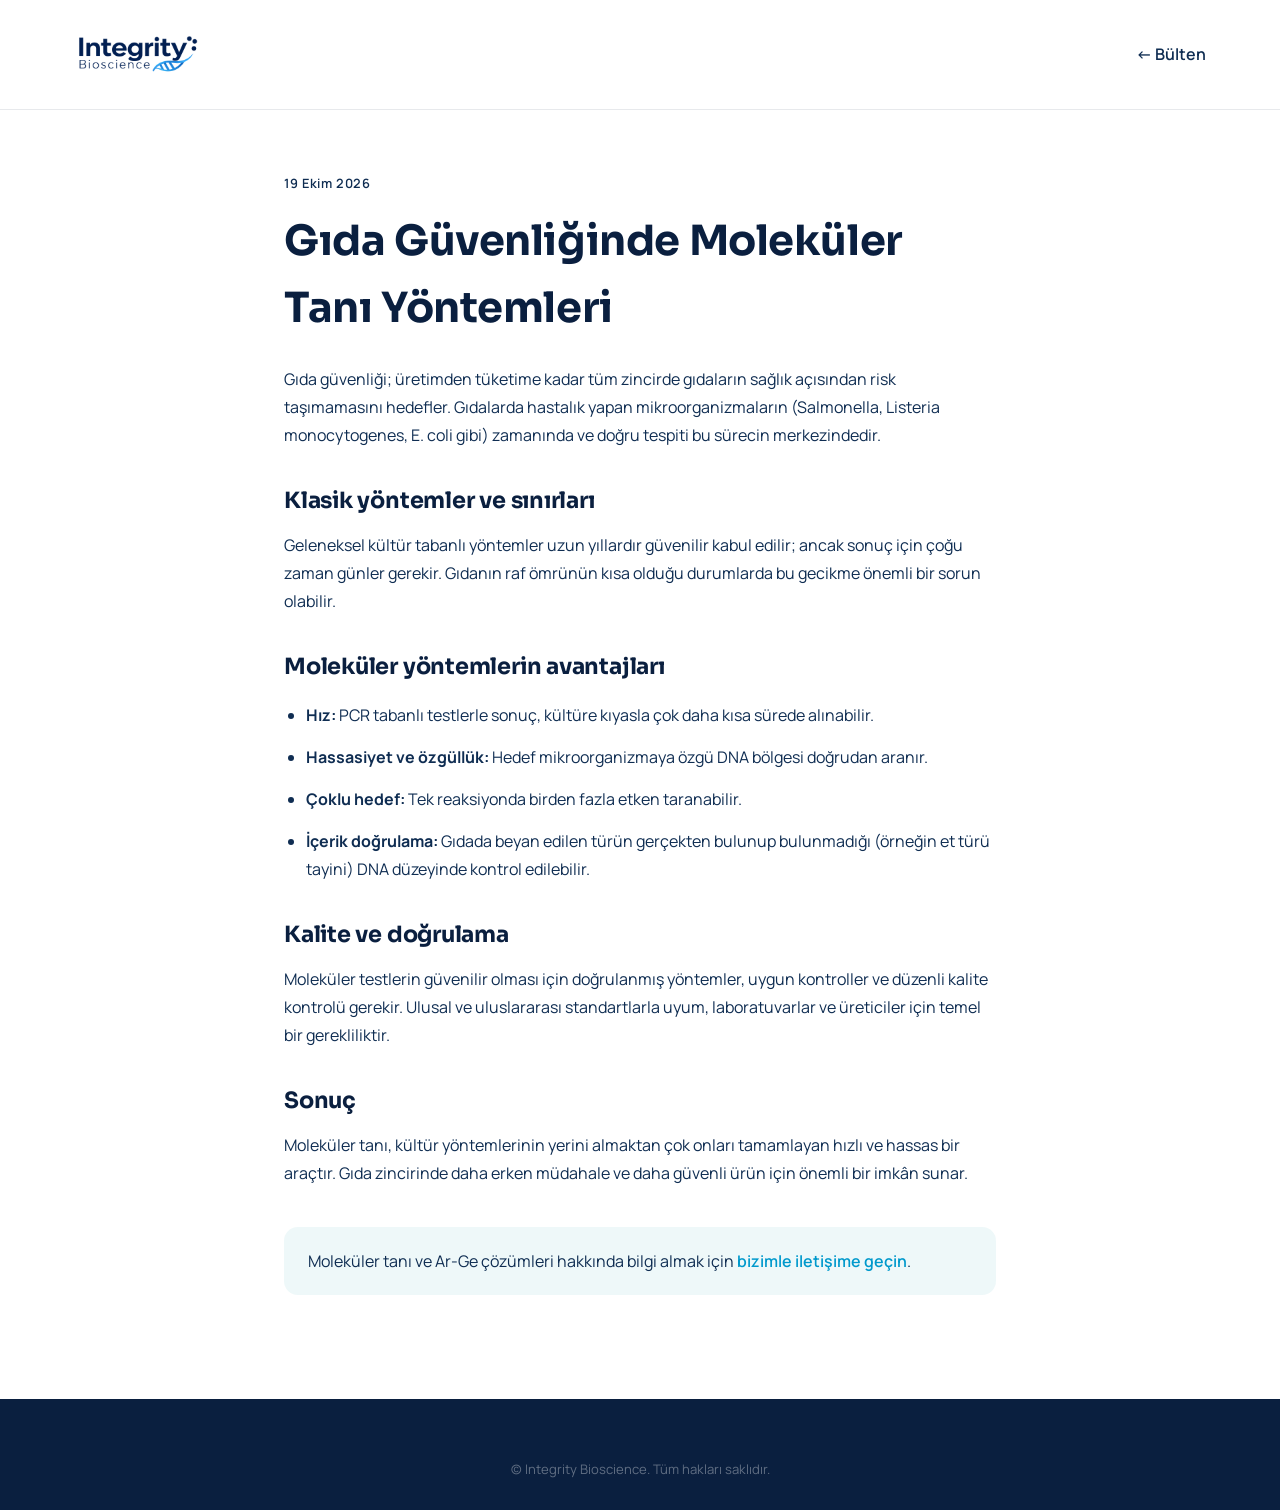
<file: blog/gida-guvenliginde-molekuler-tani.html>
<!DOCTYPE html>
<html lang="tr">
<head>
<meta charset="UTF-8">
<meta name="viewport" content="width=device-width, initial-scale=1.0">
<title>Gıda Güvenliğinde Moleküler Tanı Yöntemleri | Integrity Bioscience</title>
<meta name="description" content="Gıdalarda patojen tespiti ve doğrulama için moleküler yöntemler: PCR tabanlı testlerin klasik kültür yöntemlerine göre avantajları.">
<link rel="canonical" href="https://integrity-bioscience.com/blog/gida-guvenliginde-molekuler-tani.html">
<meta property="og:type" content="article">
<meta property="og:site_name" content="Integrity Bioscience">
<meta property="og:title" content="Gıda Güvenliğinde Moleküler Tanı Yöntemleri">
<meta property="og:description" content="Gıdalarda patojen tespiti ve doğrulama için moleküler yöntemler: PCR tabanlı testlerin klasik kültür yöntemlerine göre avantajları.">
<meta property="og:url" content="https://integrity-bioscience.com/blog/gida-guvenliginde-molekuler-tani.html">
<meta property="og:image" content="https://integrity-bioscience.com/assets/logo.png">
<script type="application/ld+json">
{"@context": "https://schema.org", "@type": "Article", "headline": "Gıda Güvenliğinde Moleküler Tanı Yöntemleri", "description": "Gıdalarda patojen tespiti ve doğrulama için moleküler yöntemler: PCR tabanlı testlerin klasik kültür yöntemlerine göre avantajları.", "datePublished": "2026-10-19", "inLanguage": "tr", "mainEntityOfPage": "https://integrity-bioscience.com/blog/gida-guvenliginde-molekuler-tani.html", "image": "https://integrity-bioscience.com/assets/logo.png", "author": {"@type": "Organization", "name": "Integrity Bioscience"}, "publisher": {"@type": "Organization", "name": "Integrity Bioscience", "logo": {"@type": "ImageObject", "url": "https://integrity-bioscience.com/assets/logo.png"}}}
</script>
<link rel="icon" href="../assets/favicon-48.png" sizes="48x48" type="image/png">
<link rel="icon" href="../assets/favicon-192.png" sizes="192x192" type="image/png">
<link rel="apple-touch-icon" href="../assets/apple-touch-icon.png">
<link rel="preconnect" href="https://fonts.googleapis.com">
<link rel="preconnect" href="https://fonts.gstatic.com" crossorigin>
<link href="https://fonts.googleapis.com/css2?family=Manrope:wght@400;500;600;700;800&family=Sora:wght@500;600;700;800&display=swap" rel="stylesheet">
<link rel="stylesheet" href="../css/style.css">
</head>
<body>
<header class="blog-header">
  <div class="container blog-header-inner">
    <a href="../index.html" class="logo"><img src="../assets/logo.png" alt="Integrity Bioscience logosu" class="logo-img" width="1536" height="1024"></a>
    <a href="../index.html#news" class="blog-back">&larr; Bülten</a>
  </div>
</header>
<main class="blog-article">
  <div class="container blog-article-inner">
    <p class="news-date">19 Ekim 2026</p>
    <h1>Gıda Güvenliğinde Moleküler Tanı Yöntemleri</h1>

<p>Gıda güvenliği; üretimden tüketime kadar tüm zincirde gıdaların sağlık açısından risk taşımamasını hedefler. Gıdalarda hastalık yapan mikroorganizmaların (Salmonella, Listeria monocytogenes, E. coli gibi) zamanında ve doğru tespiti bu sürecin merkezindedir.</p>
<h2>Klasik yöntemler ve sınırları</h2>
<p>Geleneksel kültür tabanlı yöntemler uzun yıllardır güvenilir kabul edilir; ancak sonuç için çoğu zaman günler gerekir. Gıdanın raf ömrünün kısa olduğu durumlarda bu gecikme önemli bir sorun olabilir.</p>
<h2>Moleküler yöntemlerin avantajları</h2>
<ul>
<li><strong>Hız:</strong> PCR tabanlı testlerle sonuç, kültüre kıyasla çok daha kısa sürede alınabilir.</li>
<li><strong>Hassasiyet ve özgüllük:</strong> Hedef mikroorganizmaya özgü DNA bölgesi doğrudan aranır.</li>
<li><strong>Çoklu hedef:</strong> Tek reaksiyonda birden fazla etken taranabilir.</li>
<li><strong>İçerik doğrulama:</strong> Gıdada beyan edilen türün gerçekten bulunup bulunmadığı (örneğin et türü tayini) DNA düzeyinde kontrol edilebilir.</li>
</ul>
<h2>Kalite ve doğrulama</h2>
<p>Moleküler testlerin güvenilir olması için doğrulanmış yöntemler, uygun kontroller ve düzenli kalite kontrolü gerekir. Ulusal ve uluslararası standartlarla uyum, laboratuvarlar ve üreticiler için temel bir gerekliliktir.</p>
<h2>Sonuç</h2>
<p>Moleküler tanı, kültür yöntemlerinin yerini almaktan çok onları tamamlayan hızlı ve hassas bir araçtır. Gıda zincirinde daha erken müdahale ve daha güvenli ürün için önemli bir imkân sunar.</p>

    <p class="blog-cta">Moleküler tanı ve Ar-Ge çözümleri hakkında bilgi almak için <a href="../index.html#contact">bizimle iletişime geçin</a>.</p>
  </div>
</main>
<footer class="site-footer">
  <div class="container footer-inner">
    <p class="footer-copy">&copy; Integrity Bioscience. Tüm hakları saklıdır.</p>
  </div>
</footer>
</body>
</html>
</file>
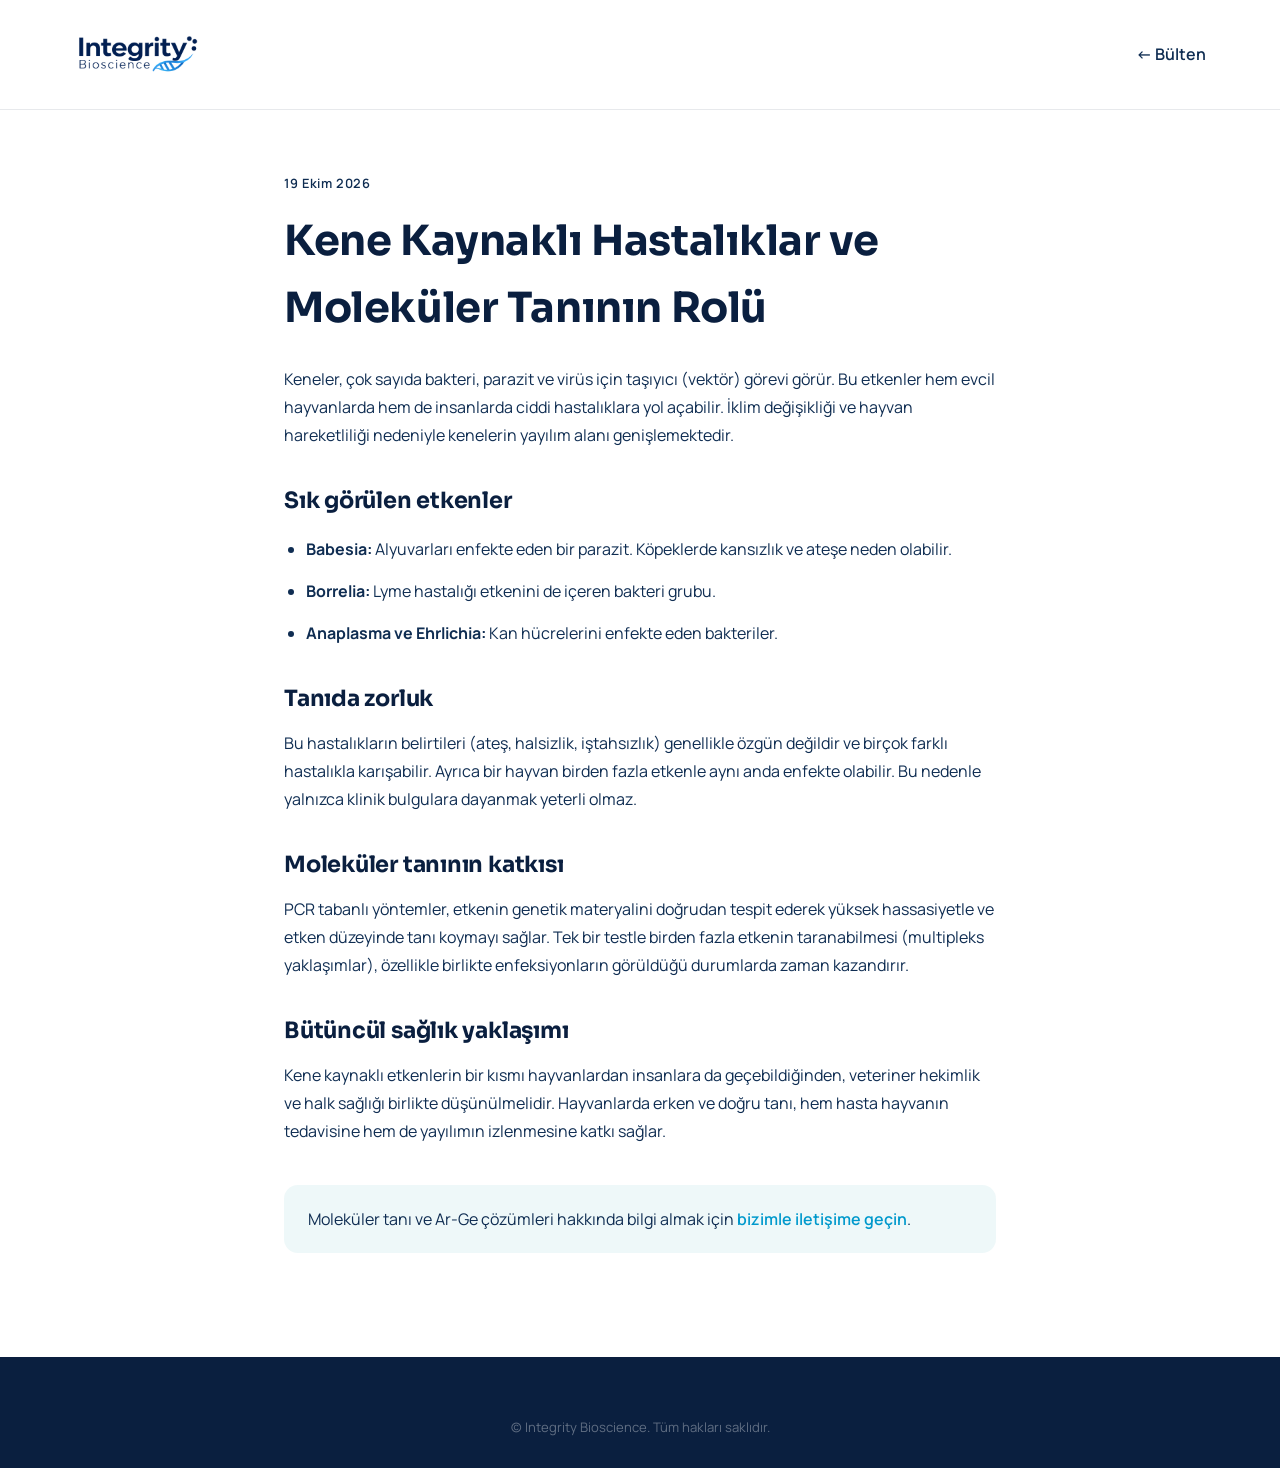
<file: blog/kene-kaynakli-patojenler.html>
<!DOCTYPE html>
<html lang="tr">
<head>
<meta charset="UTF-8">
<meta name="viewport" content="width=device-width, initial-scale=1.0">
<title>Kene Kaynaklı Hastalıklar ve Moleküler Tanının Rolü | Integrity Bioscience</title>
<meta name="description" content="Kene kaynaklı patojenler hayvan ve insan sağlığını nasıl etkiler? Babesia, Borrelia ve Anaplasma gibi etkenlerin tespitinde moleküler tanının önemi.">
<link rel="canonical" href="https://integrity-bioscience.com/blog/kene-kaynakli-patojenler.html">
<meta property="og:type" content="article">
<meta property="og:site_name" content="Integrity Bioscience">
<meta property="og:title" content="Kene Kaynaklı Hastalıklar ve Moleküler Tanının Rolü">
<meta property="og:description" content="Kene kaynaklı patojenler hayvan ve insan sağlığını nasıl etkiler? Babesia, Borrelia ve Anaplasma gibi etkenlerin tespitinde moleküler tanının önemi.">
<meta property="og:url" content="https://integrity-bioscience.com/blog/kene-kaynakli-patojenler.html">
<meta property="og:image" content="https://integrity-bioscience.com/assets/logo.png">
<script type="application/ld+json">
{"@context": "https://schema.org", "@type": "Article", "headline": "Kene Kaynaklı Hastalıklar ve Moleküler Tanının Rolü", "description": "Kene kaynaklı patojenler hayvan ve insan sağlığını nasıl etkiler? Babesia, Borrelia ve Anaplasma gibi etkenlerin tespitinde moleküler tanının önemi.", "datePublished": "2026-10-19", "inLanguage": "tr", "mainEntityOfPage": "https://integrity-bioscience.com/blog/kene-kaynakli-patojenler.html", "image": "https://integrity-bioscience.com/assets/logo.png", "author": {"@type": "Organization", "name": "Integrity Bioscience"}, "publisher": {"@type": "Organization", "name": "Integrity Bioscience", "logo": {"@type": "ImageObject", "url": "https://integrity-bioscience.com/assets/logo.png"}}}
</script>
<link rel="icon" href="../assets/favicon-48.png" sizes="48x48" type="image/png">
<link rel="icon" href="../assets/favicon-192.png" sizes="192x192" type="image/png">
<link rel="apple-touch-icon" href="../assets/apple-touch-icon.png">
<link rel="preconnect" href="https://fonts.googleapis.com">
<link rel="preconnect" href="https://fonts.gstatic.com" crossorigin>
<link href="https://fonts.googleapis.com/css2?family=Manrope:wght@400;500;600;700;800&family=Sora:wght@500;600;700;800&display=swap" rel="stylesheet">
<link rel="stylesheet" href="../css/style.css">
</head>
<body>
<header class="blog-header">
  <div class="container blog-header-inner">
    <a href="../index.html" class="logo"><img src="../assets/logo.png" alt="Integrity Bioscience logosu" class="logo-img" width="1536" height="1024"></a>
    <a href="../index.html#news" class="blog-back">&larr; Bülten</a>
  </div>
</header>
<main class="blog-article">
  <div class="container blog-article-inner">
    <p class="news-date">19 Ekim 2026</p>
    <h1>Kene Kaynaklı Hastalıklar ve Moleküler Tanının Rolü</h1>

<p>Keneler, çok sayıda bakteri, parazit ve virüs için taşıyıcı (vektör) görevi görür. Bu etkenler hem evcil hayvanlarda hem de insanlarda ciddi hastalıklara yol açabilir. İklim değişikliği ve hayvan hareketliliği nedeniyle kenelerin yayılım alanı genişlemektedir.</p>
<h2>Sık görülen etkenler</h2>
<ul>
<li><strong>Babesia:</strong> Alyuvarları enfekte eden bir parazit. Köpeklerde kansızlık ve ateşe neden olabilir.</li>
<li><strong>Borrelia:</strong> Lyme hastalığı etkenini de içeren bakteri grubu.</li>
<li><strong>Anaplasma ve Ehrlichia:</strong> Kan hücrelerini enfekte eden bakteriler.</li>
</ul>
<h2>Tanıda zorluk</h2>
<p>Bu hastalıkların belirtileri (ateş, halsizlik, iştahsızlık) genellikle özgün değildir ve birçok farklı hastalıkla karışabilir. Ayrıca bir hayvan birden fazla etkenle aynı anda enfekte olabilir. Bu nedenle yalnızca klinik bulgulara dayanmak yeterli olmaz.</p>
<h2>Moleküler tanının katkısı</h2>
<p>PCR tabanlı yöntemler, etkenin genetik materyalini doğrudan tespit ederek yüksek hassasiyetle ve etken düzeyinde tanı koymayı sağlar. Tek bir testle birden fazla etkenin taranabilmesi (multipleks yaklaşımlar), özellikle birlikte enfeksiyonların görüldüğü durumlarda zaman kazandırır.</p>
<h2>Bütüncül sağlık yaklaşımı</h2>
<p>Kene kaynaklı etkenlerin bir kısmı hayvanlardan insanlara da geçebildiğinden, veteriner hekimlik ve halk sağlığı birlikte düşünülmelidir. Hayvanlarda erken ve doğru tanı, hem hasta hayvanın tedavisine hem de yayılımın izlenmesine katkı sağlar.</p>

    <p class="blog-cta">Moleküler tanı ve Ar-Ge çözümleri hakkında bilgi almak için <a href="../index.html#contact">bizimle iletişime geçin</a>.</p>
  </div>
</main>
<footer class="site-footer">
  <div class="container footer-inner">
    <p class="footer-copy">&copy; Integrity Bioscience. Tüm hakları saklıdır.</p>
  </div>
</footer>
</body>
</html>
</file>
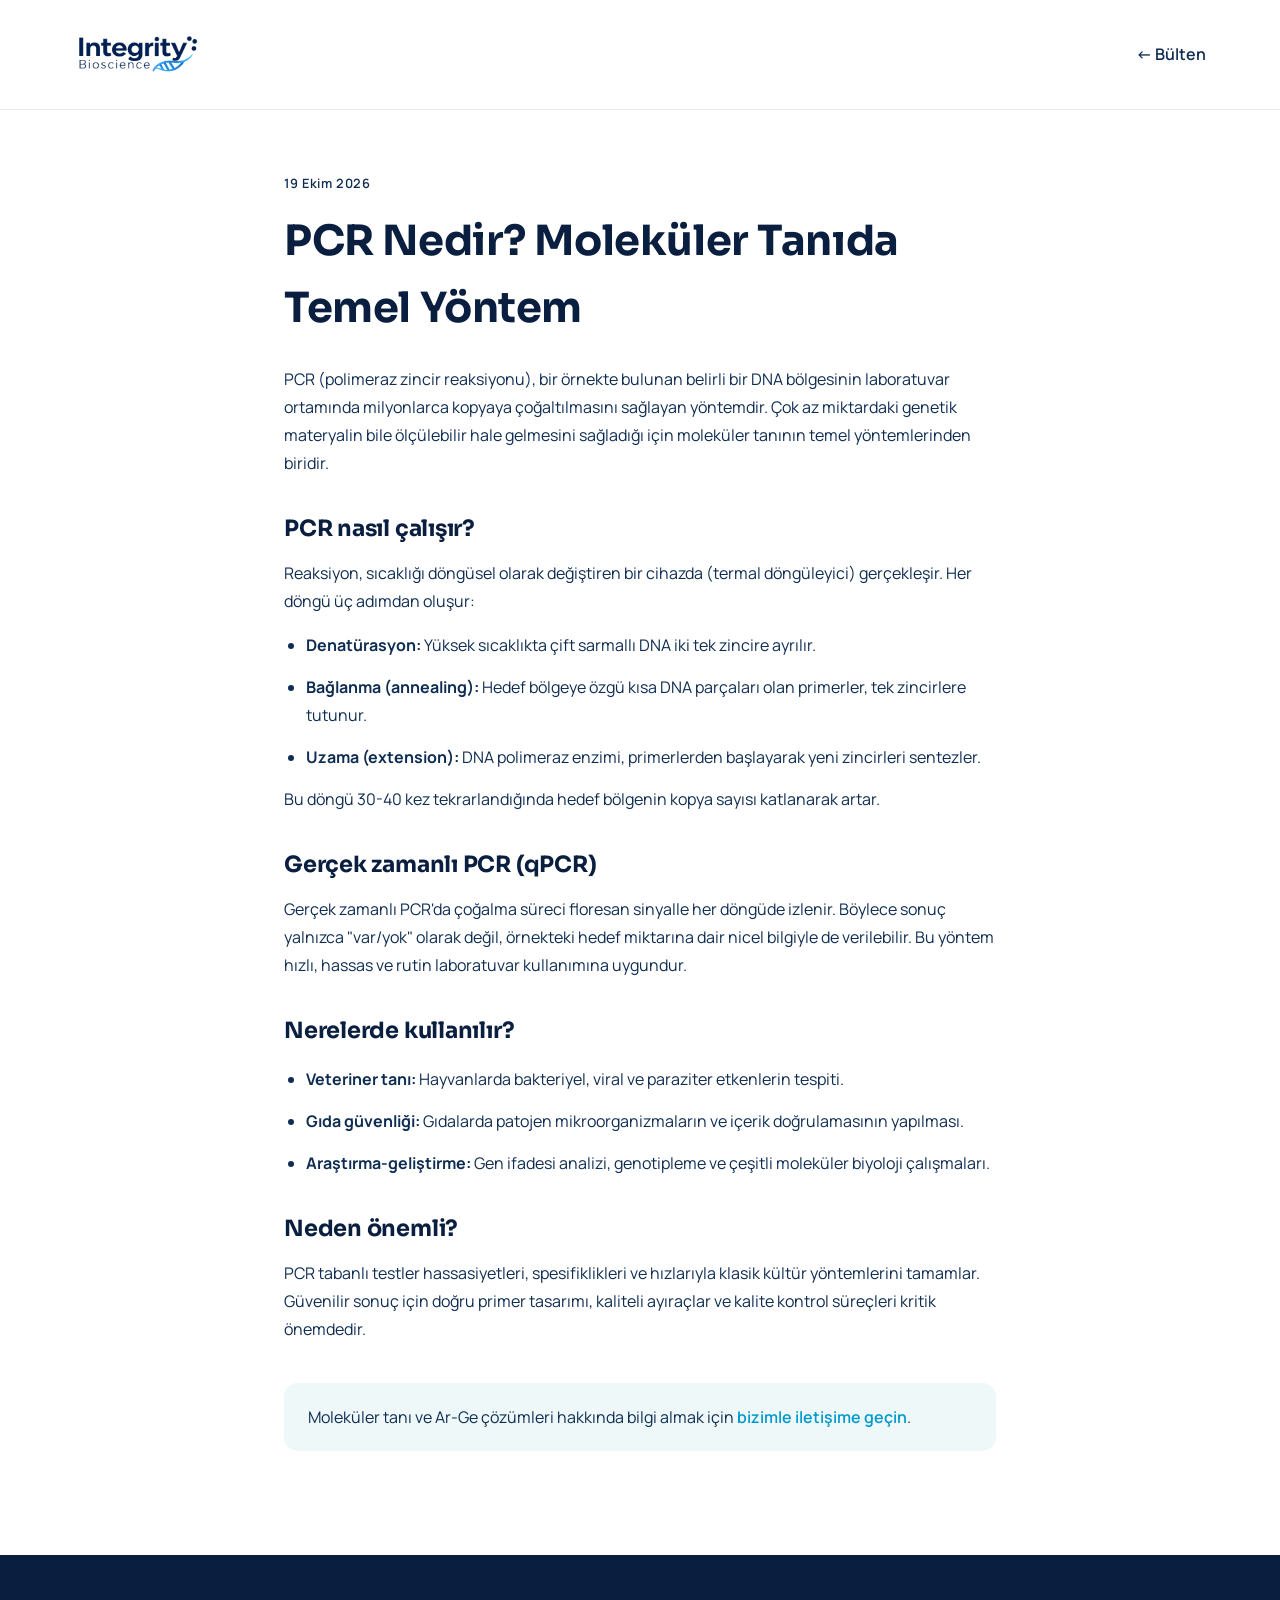
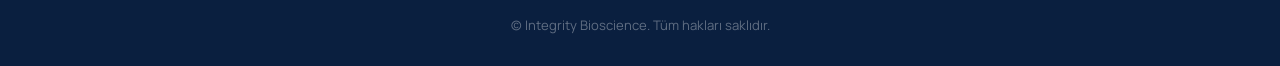
<file: blog/pcr-nedir.html>
<!DOCTYPE html>
<html lang="tr">
<head>
<meta charset="UTF-8">
<meta name="viewport" content="width=device-width, initial-scale=1.0">
<title>PCR Nedir? Moleküler Tanıda Temel Yöntem | Integrity Bioscience</title>
<meta name="description" content="PCR (polimeraz zincir reaksiyonu) nedir, nasıl çalışır ve veteriner tanı, gıda güvenliği ve araştırmada neden bu kadar yaygın kullanılır? Temel bilgiler.">
<link rel="canonical" href="https://integrity-bioscience.com/blog/pcr-nedir.html">
<meta property="og:type" content="article">
<meta property="og:site_name" content="Integrity Bioscience">
<meta property="og:title" content="PCR Nedir? Moleküler Tanıda Temel Yöntem">
<meta property="og:description" content="PCR (polimeraz zincir reaksiyonu) nedir, nasıl çalışır ve veteriner tanı, gıda güvenliği ve araştırmada neden bu kadar yaygın kullanılır? Temel bilgiler.">
<meta property="og:url" content="https://integrity-bioscience.com/blog/pcr-nedir.html">
<meta property="og:image" content="https://integrity-bioscience.com/assets/logo.png">
<script type="application/ld+json">
{"@context": "https://schema.org", "@type": "Article", "headline": "PCR Nedir? Moleküler Tanıda Temel Yöntem", "description": "PCR (polimeraz zincir reaksiyonu) nedir, nasıl çalışır ve veteriner tanı, gıda güvenliği ve araştırmada neden bu kadar yaygın kullanılır? Temel bilgiler.", "datePublished": "2026-10-19", "inLanguage": "tr", "mainEntityOfPage": "https://integrity-bioscience.com/blog/pcr-nedir.html", "image": "https://integrity-bioscience.com/assets/logo.png", "author": {"@type": "Organization", "name": "Integrity Bioscience"}, "publisher": {"@type": "Organization", "name": "Integrity Bioscience", "logo": {"@type": "ImageObject", "url": "https://integrity-bioscience.com/assets/logo.png"}}}
</script>
<link rel="icon" href="../assets/favicon-48.png" sizes="48x48" type="image/png">
<link rel="icon" href="../assets/favicon-192.png" sizes="192x192" type="image/png">
<link rel="apple-touch-icon" href="../assets/apple-touch-icon.png">
<link rel="preconnect" href="https://fonts.googleapis.com">
<link rel="preconnect" href="https://fonts.gstatic.com" crossorigin>
<link href="https://fonts.googleapis.com/css2?family=Manrope:wght@400;500;600;700;800&family=Sora:wght@500;600;700;800&display=swap" rel="stylesheet">
<link rel="stylesheet" href="../css/style.css">
</head>
<body>
<header class="blog-header">
  <div class="container blog-header-inner">
    <a href="../index.html" class="logo"><img src="../assets/logo.png" alt="Integrity Bioscience logosu" class="logo-img" width="1536" height="1024"></a>
    <a href="../index.html#news" class="blog-back">&larr; Bülten</a>
  </div>
</header>
<main class="blog-article">
  <div class="container blog-article-inner">
    <p class="news-date">19 Ekim 2026</p>
    <h1>PCR Nedir? Moleküler Tanıda Temel Yöntem</h1>

<p>PCR (polimeraz zincir reaksiyonu), bir örnekte bulunan belirli bir DNA bölgesinin laboratuvar ortamında milyonlarca kopyaya çoğaltılmasını sağlayan yöntemdir. Çok az miktardaki genetik materyalin bile ölçülebilir hale gelmesini sağladığı için moleküler tanının temel yöntemlerinden biridir.</p>
<h2>PCR nasıl çalışır?</h2>
<p>Reaksiyon, sıcaklığı döngüsel olarak değiştiren bir cihazda (termal döngüleyici) gerçekleşir. Her döngü üç adımdan oluşur:</p>
<ul>
<li><strong>Denatürasyon:</strong> Yüksek sıcaklıkta çift sarmallı DNA iki tek zincire ayrılır.</li>
<li><strong>Bağlanma (annealing):</strong> Hedef bölgeye özgü kısa DNA parçaları olan primerler, tek zincirlere tutunur.</li>
<li><strong>Uzama (extension):</strong> DNA polimeraz enzimi, primerlerden başlayarak yeni zincirleri sentezler.</li>
</ul>
<p>Bu döngü 30-40 kez tekrarlandığında hedef bölgenin kopya sayısı katlanarak artar.</p>
<h2>Gerçek zamanlı PCR (qPCR)</h2>
<p>Gerçek zamanlı PCR'da çoğalma süreci floresan sinyalle her döngüde izlenir. Böylece sonuç yalnızca "var/yok" olarak değil, örnekteki hedef miktarına dair nicel bilgiyle de verilebilir. Bu yöntem hızlı, hassas ve rutin laboratuvar kullanımına uygundur.</p>
<h2>Nerelerde kullanılır?</h2>
<ul>
<li><strong>Veteriner tanı:</strong> Hayvanlarda bakteriyel, viral ve paraziter etkenlerin tespiti.</li>
<li><strong>Gıda güvenliği:</strong> Gıdalarda patojen mikroorganizmaların ve içerik doğrulamasının yapılması.</li>
<li><strong>Araştırma-geliştirme:</strong> Gen ifadesi analizi, genotipleme ve çeşitli moleküler biyoloji çalışmaları.</li>
</ul>
<h2>Neden önemli?</h2>
<p>PCR tabanlı testler hassasiyetleri, spesifiklikleri ve hızlarıyla klasik kültür yöntemlerini tamamlar. Güvenilir sonuç için doğru primer tasarımı, kaliteli ayıraçlar ve kalite kontrol süreçleri kritik önemdedir.</p>

    <p class="blog-cta">Moleküler tanı ve Ar-Ge çözümleri hakkında bilgi almak için <a href="../index.html#contact">bizimle iletişime geçin</a>.</p>
  </div>
</main>
<footer class="site-footer">
  <div class="container footer-inner">
    <p class="footer-copy">&copy; Integrity Bioscience. Tüm hakları saklıdır.</p>
  </div>
</footer>
</body>
</html>
</file>
<file: css/style.css>
/* ===================================================
   Integrity Bioscience — Stylesheet
=================================================== */

:root {
  --navy-900: #0a1f3f;
  --navy-800: #0f2d52;
  --navy-700: #163d66;
  --teal-400: #0099cc;
  --teal-300: #4bc4cc;
  --blue-500: #1e3a5f;
  --blue-400: #2d4a7f;
  --ink-900: #1a2f4a;
  --ink-700: #3d5a7a;
  --ink-500: #667a8f;
  --paper-50: #ffffff;
  --paper-100: #f8fafc;
  --line: rgba(26, 47, 74, 0.1);
  --radius-lg: 20px;
  --radius-md: 14px;
  --radius-sm: 10px;
  --shadow-soft: 0 20px 50px -20px rgba(26, 47, 74, 0.15);
  --font-head: "Sora", "Manrope", sans-serif;
  --font-body: "Manrope", sans-serif;
  --ease: cubic-bezier(.22, 1, .36, 1);
}

* { box-sizing: border-box; }
html { scroll-behavior: smooth; }

body {
  margin: 0;
  font-family: var(--font-body);
  color: var(--navy-900);
  background: #ffffff;
  -webkit-font-smoothing: antialiased;
  line-height: 1.6;
}

h1, h2, h3, h4 {
  font-family: var(--font-head);
  margin: 0;
  color: var(--navy-900);
  letter-spacing: -0.01em;
}

p { margin: 0; color: var(--navy-800); }

a { color: inherit; text-decoration: none; }

img, svg { display: block; max-width: 100%; }

.container {
  width: 100%;
  max-width: 1180px;
  margin: 0 auto;
  padding: 0 24px;
}

section.section { padding: 120px 0; }

/* ---------- Buttons ---------- */
.btn {
  display: inline-flex;
  align-items: center;
  justify-content: center;
  gap: 8px;
  padding: 15px 30px;
  border-radius: 100px;
  font-weight: 600;
  font-size: 0.95rem;
  transition: transform .25s var(--ease), box-shadow .25s var(--ease), background .25s, color .25s, border-color .25s;
  border: 1px solid transparent;
  cursor: pointer;
  white-space: nowrap;
}
.btn-primary {
  background: linear-gradient(135deg, var(--navy-800), var(--navy-900));
  color: #fff;
  box-shadow: 0 14px 30px -10px rgba(15, 45, 82, 0.55);
}
.btn-primary:hover { transform: translateY(-2px); box-shadow: 0 18px 36px -10px rgba(15, 45, 82, 0.65); }
.btn-ghost {
  background: rgba(10,31,63,0.08);
  color: var(--navy-900);
  border-color: rgba(10,31,63,0.35);
  backdrop-filter: blur(6px);
}
.btn-ghost:hover { background: rgba(10,31,63,0.18); transform: translateY(-2px); }
.btn-outline {
  background: transparent;
  color: var(--navy-800);
  border-color: var(--navy-800);
  margin-top: 8px;
}
.btn-outline:hover { background: var(--navy-800); color: #fff; transform: translateY(-2px); }
.btn.full { width: 100%; margin-top: 6px; }

/* ---------- Header ---------- */
.site-header {
  position: fixed;
  top: 0; left: 0; right: 0;
  z-index: 100;
  padding: 18px 0;
  transition: padding .3s var(--ease), box-shadow .3s var(--ease);
  background: rgba(255, 255, 255, 0.98);
  backdrop-filter: blur(10px);
  box-shadow: 0 4px 20px -8px rgba(10, 31, 63, 0.1);
}
.site-header.scrolled {
  padding: 12px 0;
}
.header-inner {
  display: flex;
  align-items: center;
  justify-content: space-between;
  gap: 24px;
}
.logo {
  display: flex;
  align-items: center;
  gap: 10px;
  color: var(--navy-900);
  font-family: var(--font-head);
  font-size: 1.05rem;
  font-weight: 600;
  transition: transform .2s var(--ease), color .3s var(--ease);
}
.logo:hover { transform: scale(1.08); }
.logo-img { height: 85px; width: auto; display: block; max-width: 210px; }

.main-nav { display: flex; align-items: center; gap: 30px; }
.main-nav a {
  color: var(--navy-800);
  font-size: 0.93rem;
  font-weight: 500;
  position: relative;
  padding: 4px 0;
  transition: color .2s;
}
.main-nav a:not(.nav-cta)::after {
  content: "";
  position: absolute;
  left: 0; bottom: -4px;
  width: 0%; height: 2px;
  background: #0099cc;
  transition: width .25s var(--ease);
}
.main-nav a:not(.nav-cta):hover { color: #0099cc; }
.main-nav a:not(.nav-cta):hover::after { width: 100%; }

.nav-cta {
  background: var(--navy-800);
  border: 1px solid var(--navy-800);
  padding: 9px 20px;
  border-radius: 100px;
  color: #fff !important;
  transition: background .2s, transform .2s;
}
.nav-cta:hover { background: var(--navy-900); transform: translateY(-1px); }

.nav-header { display: none; }

.nav-toggle {
  display: none !important;
  flex-direction: column;
  gap: 5px;
  background: none;
  border: none;
  cursor: pointer;
  padding: 6px;
}
.nav-toggle span {
  width: 24px; height: 2px;
  background: var(--navy-800);
  border-radius: 2px;
  transition: transform .3s var(--ease), opacity .3s;
}

/* ---------- Language Toggle ---------- */
.lang-toggle {
  display: flex;
  gap: 0;
  background: rgba(10, 31, 63, 0.08);
  padding: 4px;
  border-radius: 100px;
  backdrop-filter: blur(6px);
  transition: background .3s var(--ease);
}
.lang-btn {
  background: transparent;
  border: none;
  color: var(--navy-800);
  padding: 6px 14px;
  border-radius: 100px;
  font-size: 0.85rem;
  font-weight: 600;
  cursor: pointer;
  transition: background .2s, color .2s;
  letter-spacing: 0.05em;
}
.lang-btn:hover { color: #0099cc; }
.lang-btn.active {
  background: rgba(10, 31, 63, 0.15);
  color: var(--navy-900);
}

/* ---------- Hero ---------- */
.hero {
  position: relative;
  min-height: 100vh;
  display: flex;
  align-items: center;
  overflow: hidden;
  background: #ffffff;
}
.hero-bg { position: absolute; inset: 0; z-index: 0; }
.dna-svg { position: absolute; right: -40px; top: 0; height: 100%; width: 55%; opacity: 0.08; }
.hero-grid-overlay {
  position: absolute; inset: 0;
  background-image:
    linear-gradient(rgba(10,31,63,0.04) 1px, transparent 1px),
    linear-gradient(90deg, rgba(10,31,63,0.04) 1px, transparent 1px);
  background-size: 46px 46px;
  mask-image: radial-gradient(ellipse 80% 60% at 30% 30%, black 10%, transparent 75%);
}
.hero-inner { position: relative; z-index: 2; max-width: 760px; }
.eyebrow {
  color: #0099cc;
  font-weight: 700;
  letter-spacing: 0.06em;
  text-transform: uppercase;
  font-size: 0.8rem;
  margin-bottom: 18px;
  line-height: 1.5;
  word-spacing: -0.05em;
  max-width: 100%;
  overflow-wrap: break-word;
}
.hero h1 {
  background: linear-gradient(90deg, #0a1f3f 0%, #0099cc 100%);
  -webkit-background-clip: text;
  background-clip: text;
  -webkit-text-fill-color: transparent;
  font-size: clamp(2.2rem, 5vw, 3.6rem);
  line-height: 1.12;
  font-weight: 700;
  margin-bottom: 24px;
}
.gradient-text {
  color: #0099cc;
}
.hero-sub {
  color: var(--navy-800);
  font-size: 1.08rem;
  max-width: 600px;
  margin-bottom: 38px;
}
.hero-actions { display: flex; gap: 16px; flex-wrap: wrap; }

.scroll-cue {
  position: absolute;
  bottom: 36px; left: 50%;
  transform: translateX(-50%);
  width: 26px; height: 42px;
  border: 2px solid var(--navy-800);
  border-radius: 20px;
  z-index: 2;
}
.scroll-cue span {
  position: absolute;
  top: 7px; left: 50%;
  width: 4px; height: 8px;
  margin-left: -2px;
  background: var(--navy-800);
  border-radius: 3px;
  animation: scrollDown 1.8s infinite;
}
@keyframes scrollDown {
  0% { transform: translateY(0); opacity: 1; }
  70% { transform: translateY(14px); opacity: 0; }
  100% { opacity: 0; }
}

/* ---------- Reveal animation ---------- */
.reveal { opacity: 0; transform: translateY(26px); animation: revealUp .9s var(--ease) forwards; }
.hero h1.reveal { animation-delay: .1s; }
.hero-sub.reveal { animation-delay: .25s; }
.hero-actions.reveal { animation-delay: .4s; }
@keyframes revealUp { to { opacity: 1; transform: translateY(0); } }

.fade-in {
  opacity: 0;
  transform: translateY(24px);
  transition: opacity .8s var(--ease), transform .8s var(--ease);
}
.fade-in.in-view { opacity: 1; transform: translateY(0); }

/* ---------- Section heads ---------- */
.section-eyebrow {
  color: var(--navy-800);
  font-weight: 700;
  font-size: 0.8rem;
  letter-spacing: 0.08em;
  text-transform: uppercase;
  margin-bottom: 14px;
}
.section-head { max-width: 640px; margin: 0 auto 60px; text-align: center; }
.section-head h2 { font-size: clamp(1.7rem, 3.2vw, 2.4rem); margin-bottom: 14px; }
.section-sub { color: var(--navy-800); font-size: 1.02rem; }
.section-head.light .section-eyebrow { color: rgba(255,255,255,0.7); }
.section-head.light h2 { color: #fff; }

/* ---------- About ---------- */
.about-grid {
  display: grid;
  grid-template-columns: 1.3fr 0.9fr;
  gap: 70px;
  align-items: center;
}
.about-copy h2 { font-size: clamp(1.7rem, 3.2vw, 2.3rem); margin-bottom: 22px; }
.about-copy p { margin-bottom: 16px; font-size: 1.02rem; }

.mission-vision {
  display: grid;
  grid-template-columns: 1fr 1fr;
  gap: 18px;
  margin-top: 30px;
}
.mv-card {
  background: #fff;
  border: 1px solid var(--line);
  border-radius: var(--radius-md);
  padding: 22px;
  box-shadow: var(--shadow-soft);
}
.mv-label {
  display: inline-block;
  font-family: var(--font-head);
  font-weight: 700;
  color: var(--navy-800);
  margin-bottom: 10px;
  font-size: 0.95rem;
}
.mv-card p { font-size: 0.92rem; color: var(--navy-800); margin: 0; }

.about-visual { display: flex; justify-content: center; }
.orbit-card {
  position: relative;
  width: 280px; height: 280px;
  display: flex; align-items: center; justify-content: center;
}
.orbit-svg { position: absolute; inset: 0; animation: spin 40s linear infinite; }
.orbit-ring { fill: none; stroke: var(--line); stroke-width: 1.4; }
.ring-2 { stroke-dasharray: 4 6; }
.orbit-node { fill: var(--teal-400); }
.node-1 { transform: translate(110px, 15px); }
.node-2 { transform: translate(205px, 160px); }
.node-3 { transform: translate(38px, 150px); fill: var(--blue-500); }
@keyframes spin { to { transform: rotate(360deg); } }
.orbit-center {
  position: relative;
  width: 110px; height: 110px;
  border-radius: 50%;
  background: linear-gradient(135deg, var(--navy-800), var(--navy-900));
  display: flex; align-items: center; justify-content: center;
  color: var(--teal-300);
  box-shadow: var(--shadow-soft);
}

/* ---------- Products ---------- */
.products { background: #ffffff; }
.products-inner { display: grid; grid-template-columns: 0.8fr 1.2fr; gap: 70px; align-items: center; }
.products-images { display: grid; grid-template-columns: 1fr; gap: 28px; }
.product-card {
  background: #fff;
  border: 1px solid var(--line);
  border-radius: var(--radius-md);
  overflow: hidden;
  transition: transform .3s var(--ease), box-shadow .3s var(--ease);
}
.product-card:hover { transform: translateY(-8px); box-shadow: var(--shadow-soft); }
.product-image {
  width: 100%;
  height: 450px;
  background: var(--paper-100);
  display: flex;
  align-items: center;
  justify-content: center;
}
.product-image img {
  width: 100%;
  height: 100%;
  object-fit: contain;
  object-position: center;
}
.product-card h3 { font-size: 1.05rem; margin: 18px 22px 10px; color: var(--navy-900); font-weight: 600; }
.product-card p { font-size: 0.93rem; color: var(--navy-800); padding: 0 22px 22px; line-height: 1.5; }
.products-content h2 { font-size: clamp(1.7rem, 3.2vw, 2.3rem); margin-bottom: 22px; color: var(--navy-900); }
.products-content p { margin-bottom: 18px; font-size: 1.02rem; color: var(--navy-800); line-height: 1.6; }

/* ---------- Focus cards ---------- */
.focus { background: #ffffff; }
.focus-head { display: grid; grid-template-columns: 1fr 1fr; align-items: center; gap: 60px; }
.focus-dna { align-items: center; }
.card-grid { display: grid; grid-template-columns: repeat(4, 1fr); gap: 24px; }
.card-grid.focus-grid { justify-items: center; }
.focus-card {
  background: #fff;
  border: 1px solid var(--line);
  border-radius: var(--radius-md);
  padding: 32px 26px;
  transition: transform .3s var(--ease), box-shadow .3s var(--ease);
  max-width: 100%;
}
.focus-card:hover { transform: translateY(-6px); box-shadow: var(--shadow-soft); }
.icon-wrap {
  width: 54px; height: 54px;
  border-radius: 14px;
  background: linear-gradient(135deg, rgba(26, 47, 74, 0.12), rgba(43, 165, 171, 0.12));
  color: var(--navy-800);
  display: flex; align-items: center; justify-content: center;
  margin-bottom: 20px;
}
.focus-card h3 { font-size: 1.1rem; margin-bottom: 10px; }
.focus-card p { font-size: 0.92rem; color: var(--navy-800); }

/* ---------- Services ---------- */
.services-grid { display: flex; flex-direction: column; border-top: 1px solid var(--line); }
.service-row {
  display: grid;
  grid-template-columns: 1fr;
  gap: 32px;
  padding: 38px 0;
  border-bottom: 1px solid var(--line);
  align-items: start;
  transition: padding .3s var(--ease);
}
.service-row:hover { padding-left: 10px; }
.service-number {
  font-family: var(--font-head);
  font-size: 1.6rem;
  font-weight: 700;
  color: var(--teal-400);
  -webkit-text-stroke: 1px var(--blue-500);
}
.service-body h3 { font-size: 1.25rem; margin-bottom: 10px; }
.service-body p { max-width: 640px; }

/* ---------- Values ---------- */
.values { background: linear-gradient(160deg, var(--navy-900), var(--navy-800)); }
.values-grid { display: grid; grid-template-columns: repeat(4, 1fr); gap: 24px; }
.value-item {
  background: rgba(255,255,255,0.08);
  border: 1px solid rgba(255,255,255,0.12);
  border-radius: var(--radius-md);
  padding: 30px 24px;
  transition: transform .3s var(--ease), background .3s;
}
.value-item:hover { transform: translateY(-6px); background: rgba(255,255,255,0.15); }
.value-icon {
  width: 50px; height: 50px;
  border-radius: 12px;
  background: linear-gradient(135deg, rgba(255,255,255,0.15), rgba(255,255,255,0.08));
  color: #ffffff;
  display: flex; align-items: center; justify-content: center;
  margin-bottom: 18px;
}
.value-item h3 { color: #fff; font-size: 1.05rem; margin-bottom: 8px; }
.value-item p { color: rgba(255,255,255,0.75); font-size: 0.9rem; }

/* ---------- Partners ---------- */
.partners-inner { display: grid; grid-template-columns: 1.1fr 0.9fr; gap: 70px; }
.partners-copy h2 { font-size: clamp(1.6rem, 3vw, 2.2rem); margin-bottom: 18px; }
.partners-copy p { margin-bottom: 22px; font-size: 1.02rem; }
.partners-points { display: flex; flex-direction: column; gap: 26px; justify-content: center; }
.point { display: flex; gap: 16px; align-items: flex-start; }
.point-dot {
  width: 12px; height: 12px;
  margin-top: 6px;
  border-radius: 50%;
  background: linear-gradient(135deg, var(--teal-400), var(--navy-800));
  flex-shrink: 0;
}
.point h4 { font-size: 1.02rem; margin-bottom: 6px; }
.point p { font-size: 0.92rem; color: var(--navy-800); }

/* ---------- News ---------- */
.news { background: #ffffff; }
.news-grid { display: grid; grid-template-columns: repeat(auto-fit, minmax(320px, 1fr)); gap: 28px; justify-items: center; }
.news-card {
  background: #fff;
  border: 1px solid var(--line);
  border-radius: var(--radius-md);
  padding: 28px;
  transition: transform .3s var(--ease), box-shadow .3s var(--ease);
  cursor: pointer;
  max-width: 100%;
  width: 100%;
}
.news-card:hover { transform: translateY(-6px); box-shadow: var(--shadow-soft); }
.news-date {
  display: inline-block;
  color: #0099cc;
  font-size: 0.8rem;
  font-weight: 600;
  letter-spacing: 0.05em;
  margin-bottom: 12px;
}
.news-card h3 { font-size: 1.1rem; margin-bottom: 12px; }
.news-card p { font-size: 0.92rem; color: var(--navy-800); }

/* ---------- Contact ---------- */
.contact { background: #f8f9fa; }
.contact-inner { display: grid; grid-template-columns: 0.9fr 1.1fr; gap: 70px; }
.contact-info h2 { font-size: clamp(1.6rem, 3vw, 2.2rem); margin: 10px 0 18px; }
.contact-info > p { margin-bottom: 30px; font-size: 1.02rem; }
.contact-list { list-style: none; margin: 0; padding: 0; display: flex; flex-direction: column; gap: 24px; }
.contact-list li { display: flex; align-items: flex-start; gap: 14px; font-weight: 600; color: var(--navy-800); }
.contact-phones { display: flex; flex-direction: column; gap: 8px; }
.contact-phones a { color: var(--navy-800); text-decoration: none; font-weight: 600; }
.contact-phones a:hover { color: #0099cc; }
.contact-address p { margin: 8px 0; font-size: 0.95rem; color: var(--navy-800); font-weight: 500; }
.contact-icon {
  width: 38px; height: 38px;
  border-radius: 10px;
  background: #fff;
  border: 1px solid var(--line);
  display: flex; align-items: center; justify-content: center;
  color: var(--blue-500);
  flex-shrink: 0;
}

.contact-form {
  background: #fff;
  border: 1px solid var(--line);
  border-radius: var(--radius-lg);
  padding: 36px;
  box-shadow: var(--shadow-soft);
  display: flex;
  flex-direction: column;
  gap: 18px;
}
.form-row { display: flex; flex-direction: column; gap: 8px; }
.form-row label { font-size: 0.85rem; font-weight: 600; color: var(--navy-800); }
.form-row input, .form-row textarea {
  border: 1px solid var(--line);
  border-radius: var(--radius-sm);
  padding: 13px 16px;
  font-family: var(--font-body);
  font-size: 0.95rem;
  background: var(--paper-50);
  resize: vertical;
  transition: border-color .2s, box-shadow .2s;
}
.form-row input:focus, .form-row textarea:focus {
  outline: none;
  border-color: var(--blue-400);
  box-shadow: 0 0 0 4px rgba(37,99,235,0.12);
}
.form-note { font-size: 0.88rem; color: var(--teal-400); font-weight: 600; min-height: 1.2em; }

/* ---------- Footer ---------- */
.site-footer { background: var(--navy-900); padding: 50px 0 30px; }
.footer-inner { display: flex; flex-direction: column; align-items: center; text-align: center; gap: 14px; }
.footer-logo {
  opacity: 0.85;
  transition: opacity .2s;
  display: inline-flex;
  align-items: center;
  justify-content: center;
}
.footer-logo:hover { opacity: 1; }
.footer-logo .logo-img {
  height: 50px;
  width: auto;
  max-width: 160px;
  object-fit: contain;
}
.footer-tagline { color: rgba(255,255,255,0.55); font-size: 0.92rem; max-width: 460px; }
.footer-copy { color: rgba(255,255,255,0.35); font-size: 0.82rem; margin-top: 10px; }

/* =================================================
   Responsive
================================================= */
@media (max-width: 980px) {
  .about-grid, .partners-inner, .contact-inner { grid-template-columns: 1fr; }
  .products-inner { grid-template-columns: 1fr; gap: 30px; }
  .about-visual { order: -1; }
  .focus-dna { order: 0; }
  .card-grid.focus-grid { grid-template-columns: repeat(2, 1fr); }
  .products-images { grid-template-columns: repeat(2, 1fr); gap: 32px; }
  .product-image { height: 300px; }
  .news-grid { grid-template-columns: repeat(2, 1fr); }
  .values-grid { grid-template-columns: repeat(2, 1fr); }
  .mission-vision { grid-template-columns: 1fr; }
}

@media (max-width: 768px) {
  .focus-head { grid-template-columns: 1fr; gap: 24px; }

  .main-nav {
    position: fixed;
    top: 0; right: 0;
    height: 100vh;
    width: min(320px, 80vw);
    background: linear-gradient(135deg, #0099cc 0%, #0a1f3f 100%);
    flex-direction: column;
    align-items: flex-start;
    justify-content: flex-start;
    gap: 28px;
    padding: 0;
    transform: translateX(100%);
    transition: transform .4s var(--ease);
    z-index: 99;
    overflow-y: auto;
  }
  .main-nav.open { transform: translateX(0); }

  .nav-header {
    display: flex;
    align-items: center;
    justify-content: flex-end;
    width: 100%;
    padding: 16px 24px;
    border-bottom: 1px solid rgba(255,255,255,0.1);
  }

  .nav-close {
    background: none;
    border: none;
    cursor: pointer;
    padding: 8px;
    display: flex;
    flex-direction: column;
    gap: 5px;
  }

  .nav-close span {
    width: 22px;
    height: 2px;
    background: #fff;
    border-radius: 2px;
    transition: transform .3s var(--ease), opacity .3s;
  }

  .nav-close span:nth-child(1) {
    transform: rotate(45deg) translateY(8px);
  }

  .nav-close span:nth-child(2) {
    transform: rotate(-45deg) translateY(-8px);
  }

  .main-nav a {
    font-size: 1.05rem;
    color: #fff !important;
    padding: 12px 24px;
    width: 100%;
  }

  .main-nav a:first-of-type {
    margin-top: 16px;
  }

  .main-nav a:not(.nav-cta)::after {
    background: rgba(255,255,255,0.6);
  }

  .main-nav a:not(.nav-cta):hover {
    color: #fff !important;
    background: rgba(255,255,255,0.08);
  }

  .nav-cta {
    background: rgba(255,255,255,0.2);
    border-color: rgba(255,255,255,0.4);
    margin: 16px 24px 0;
    width: calc(100% - 48px);
  }

  .nav-cta:hover {
    background: rgba(255,255,255,0.3);
  }

  .nav-toggle { display: none !important; }

  .nav-toggle span {
    background: var(--navy-800);
  }

  .nav-toggle.open span:nth-child(1) { transform: translateY(7px) rotate(45deg); }
  .nav-toggle.open span:nth-child(2) { opacity: 0; }
  .nav-toggle.open span:nth-child(3) { transform: translateY(-7px) rotate(-45deg); }
}

@media (max-width: 600px) {
  section.section { padding: 80px 0; }
  .nav-toggle { display: flex !important; }
  .card-grid.focus-grid { grid-template-columns: 1fr; }
  .products-images { grid-template-columns: 1fr; gap: 24px; }
  .product-image { height: 380px; }
  .product-card h3 { font-size: 1.1rem; }
  .product-card p { font-size: 0.95rem; }
  .products-content h2 { font-size: 1.8rem; margin-bottom: 18px; }
  .products-content p { font-size: 0.98rem; }
  .news-grid { grid-template-columns: 1fr; }
  .values-grid { grid-template-columns: 1fr; }
  .service-row { grid-template-columns: 1fr; gap: 10px; }
  .hero-actions { flex-direction: column; align-items: stretch; }
  .contact-form { padding: 26px; }
  .eyebrow {
    font-size: 0.7rem;
    letter-spacing: 0.04em;
    word-spacing: -0.08em;
    margin-bottom: 14px;
    line-height: 1.3;
  }
  .hero h1 {
    font-size: 1.8rem;
  }
}

/* ---------- Modal ---------- */
.modal {
  display: none;
  position: fixed;
  z-index: 1000;
  left: 0;
  top: 0;
  width: 100%;
  height: 100%;
  background: rgba(10, 31, 63, 0.8);
  animation: fadeIn 0.3s ease;
}

.modal.active {
  display: flex;
  align-items: center;
  justify-content: center;
}

@keyframes fadeIn {
  from { opacity: 0; }
  to { opacity: 1; }
}

.modal-content {
  background: #fff;
  border-radius: var(--radius-lg);
  padding: 48px;
  max-width: 800px;
  max-height: 90vh;
  overflow-y: auto;
  animation: slideUp 0.3s ease;
  position: relative;
}

@keyframes slideUp {
  from { transform: translateY(30px); opacity: 0; }
  to { transform: translateY(0); opacity: 1; }
}

.modal-close {
  position: absolute;
  top: 24px;
  right: 24px;
  width: 36px;
  height: 36px;
  border: none;
  background: rgba(10, 31, 63, 0.1);
  border-radius: 8px;
  cursor: pointer;
  display: flex;
  align-items: center;
  justify-content: center;
  color: var(--navy-900);
  font-size: 24px;
  transition: background .2s;
}

.modal-close:hover {
  background: rgba(10, 31, 63, 0.2);
}

.modal-article h2 {
  font-size: 1.8rem;
  margin-bottom: 16px;
  color: var(--navy-900);
}

.modal-article .article-date {
  color: var(--teal-400);
  font-weight: 600;
  font-size: 0.9rem;
  margin-bottom: 24px;
  display: block;
}

.modal-article p {
  font-size: 1rem;
  line-height: 1.8;
  margin-bottom: 16px;
  color: var(--navy-800);
}

.modal-article ul {
  margin: 20px 0;
  padding-left: 24px;
}

.modal-article li {
  margin-bottom: 12px;
  color: var(--navy-800);
  font-size: 1rem;
  line-height: 1.6;
}

@media (max-width: 768px) {
  .modal-content {
    padding: 32px 20px;
    max-width: 95%;
  }
  .modal-article h2 {
    font-size: 1.4rem;
  }
}

/* ---------- Blog pages & newsletter ---------- */
a.news-link { display: block; color: inherit; text-decoration: none; }
.newsletter-form { max-width: 520px; margin: 48px auto 0; text-align: center; }
.newsletter-form label { display: block; margin-bottom: 12px; font-size: 0.95rem; color: var(--navy-800); }
.newsletter-row { display: flex; gap: 10px; }
.newsletter-row input { flex: 1; min-width: 0; padding: 12px 16px; border: 1px solid var(--line); border-radius: 999px; font: inherit; }
.newsletter-note { min-height: 1.4em; margin-top: 10px; font-size: 0.9rem; color: var(--teal-400); }
.blog-header { background: #fff; border-bottom: 1px solid var(--line); }
.blog-header-inner { display: flex; align-items: center; justify-content: space-between; padding-top: 12px; padding-bottom: 12px; }
.blog-back { color: var(--navy-800); font-weight: 600; text-decoration: none; }
.blog-article { padding: 60px 0 90px; }
.blog-article-inner { max-width: 760px; }
.blog-article h1 { font-size: clamp(1.8rem, 4vw, 2.6rem); margin-bottom: 24px; color: var(--navy-900); }
.blog-article h2 { font-size: 1.4rem; margin: 34px 0 12px; color: var(--navy-900); }
.blog-article p, .blog-article li { line-height: 1.75; color: var(--navy-800); margin-bottom: 14px; }
.blog-article ul { padding-left: 22px; margin-bottom: 14px; }
.blog-cta { margin-top: 40px; padding: 20px 24px; border-radius: var(--radius-md); background: rgba(43,165,171,0.08); }
.blog-cta a { color: var(--teal-400); font-weight: 600; }
@media (max-width: 600px) { .newsletter-row { flex-direction: column; } }
</file>
